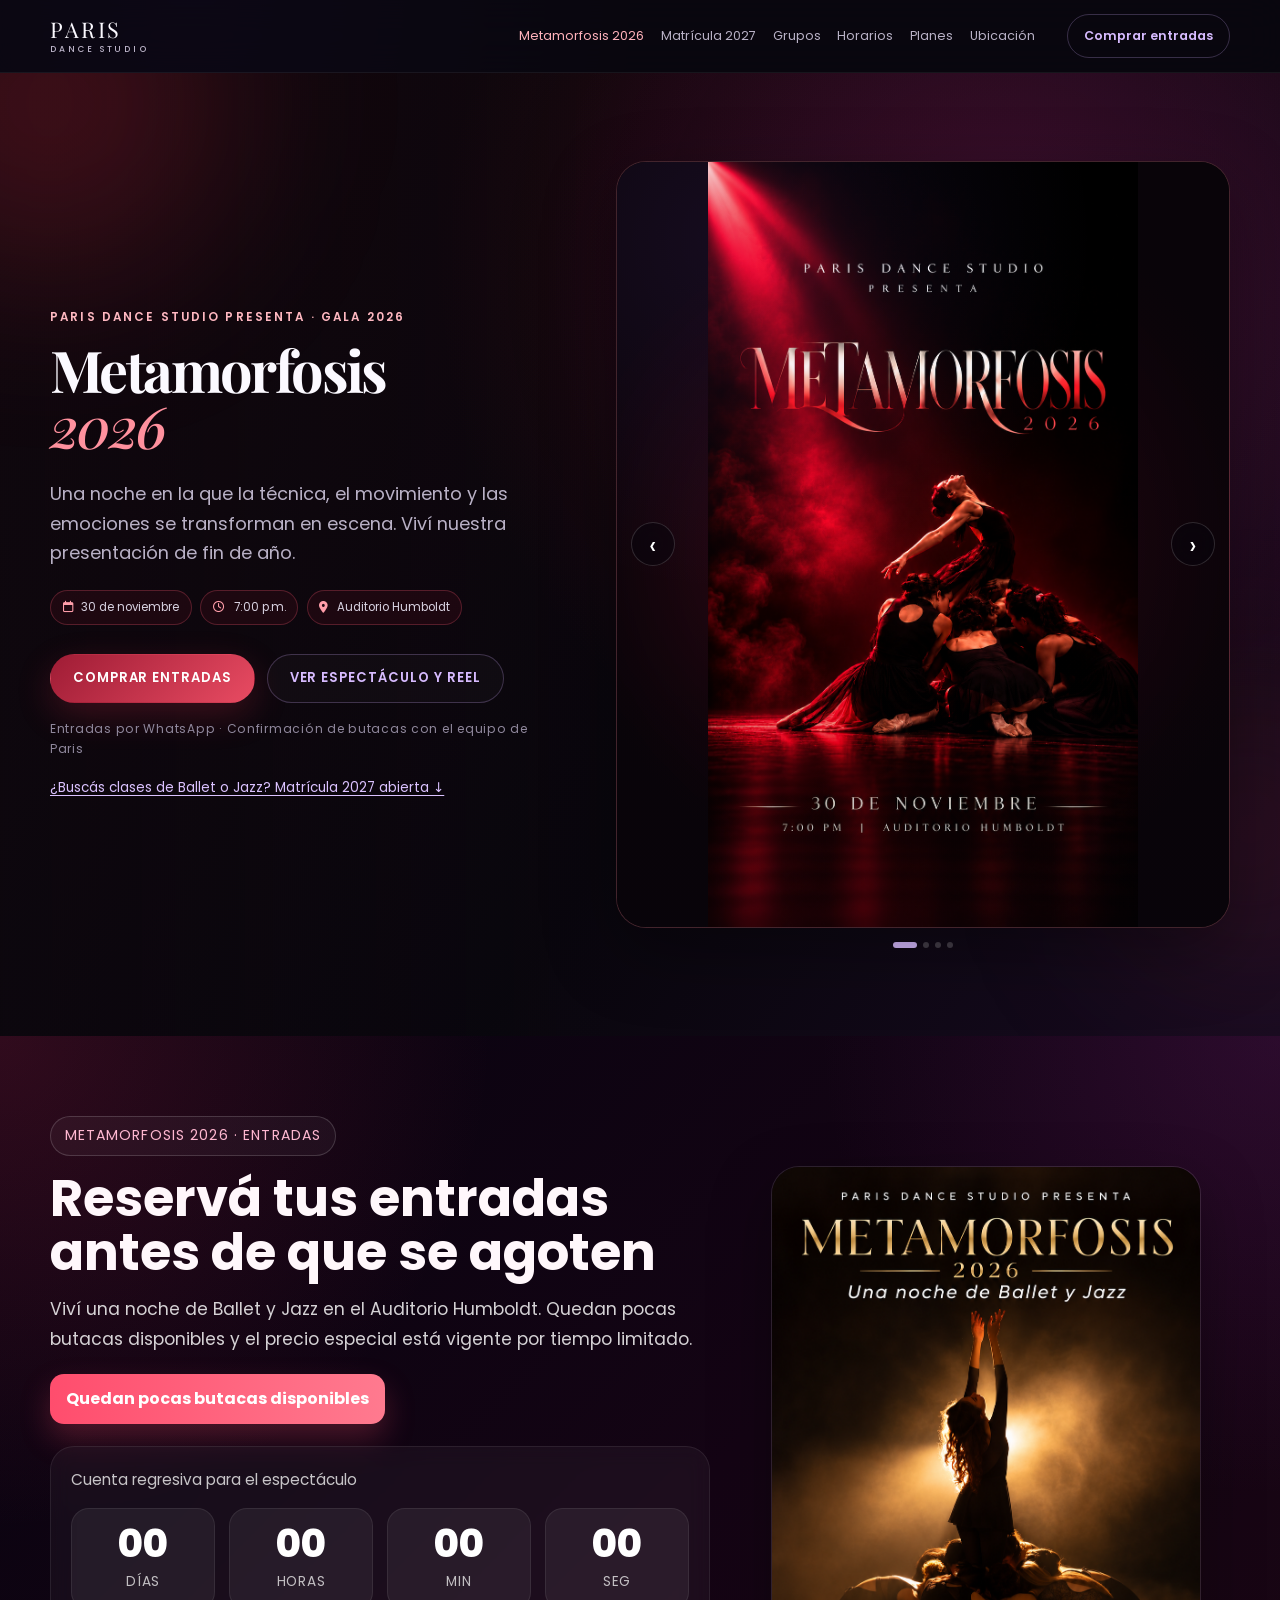
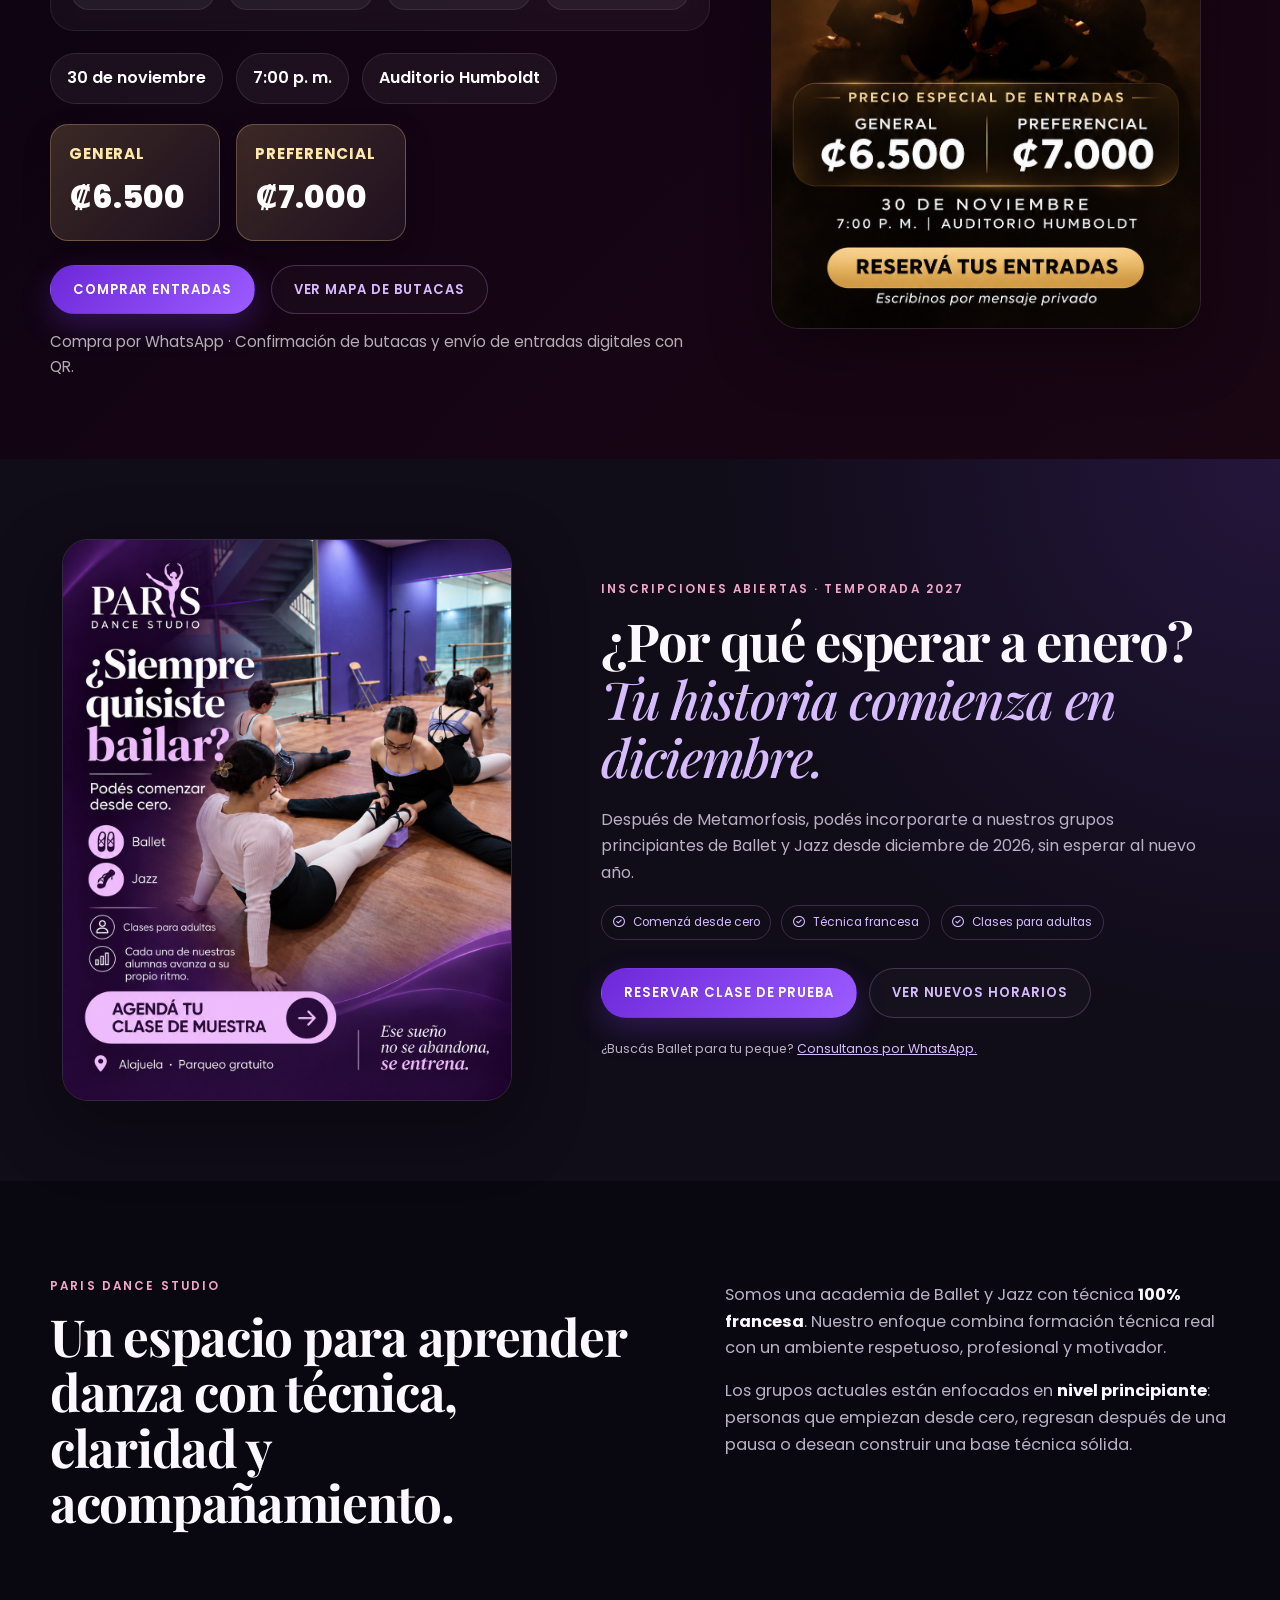
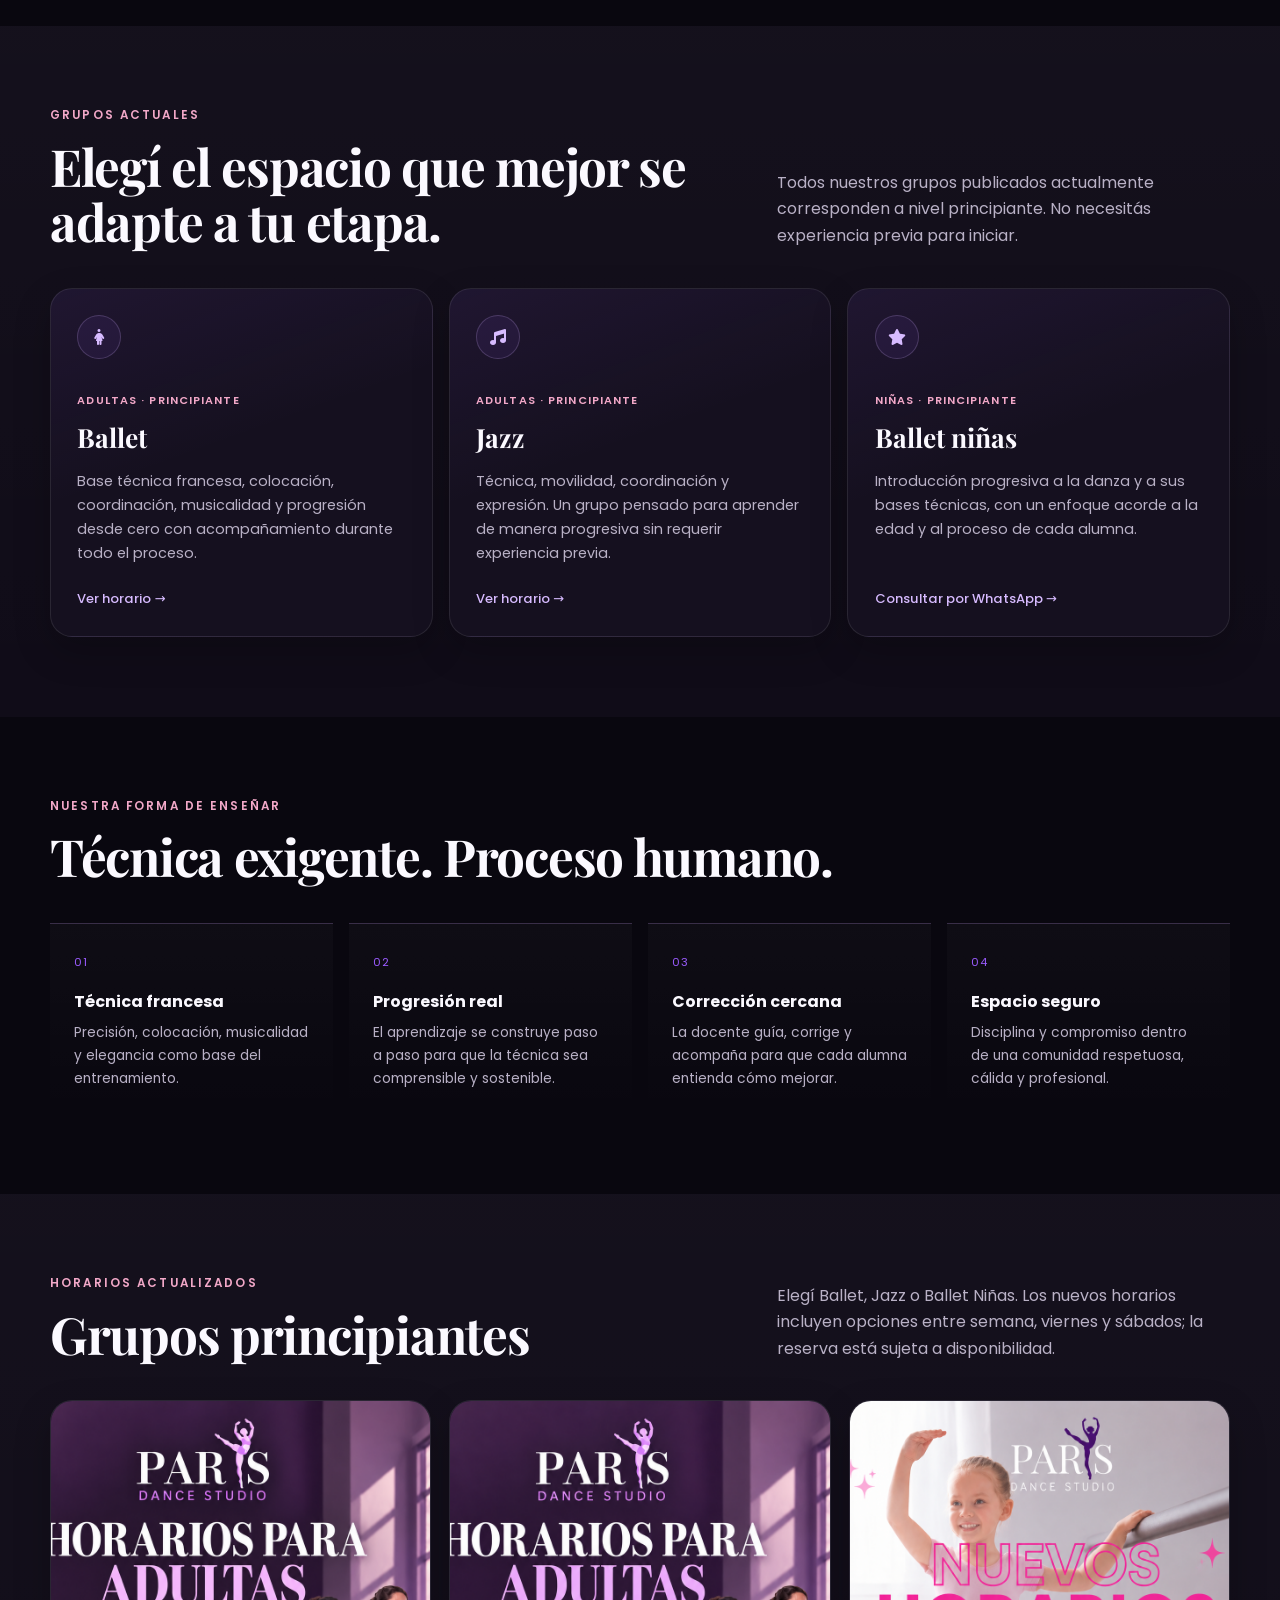
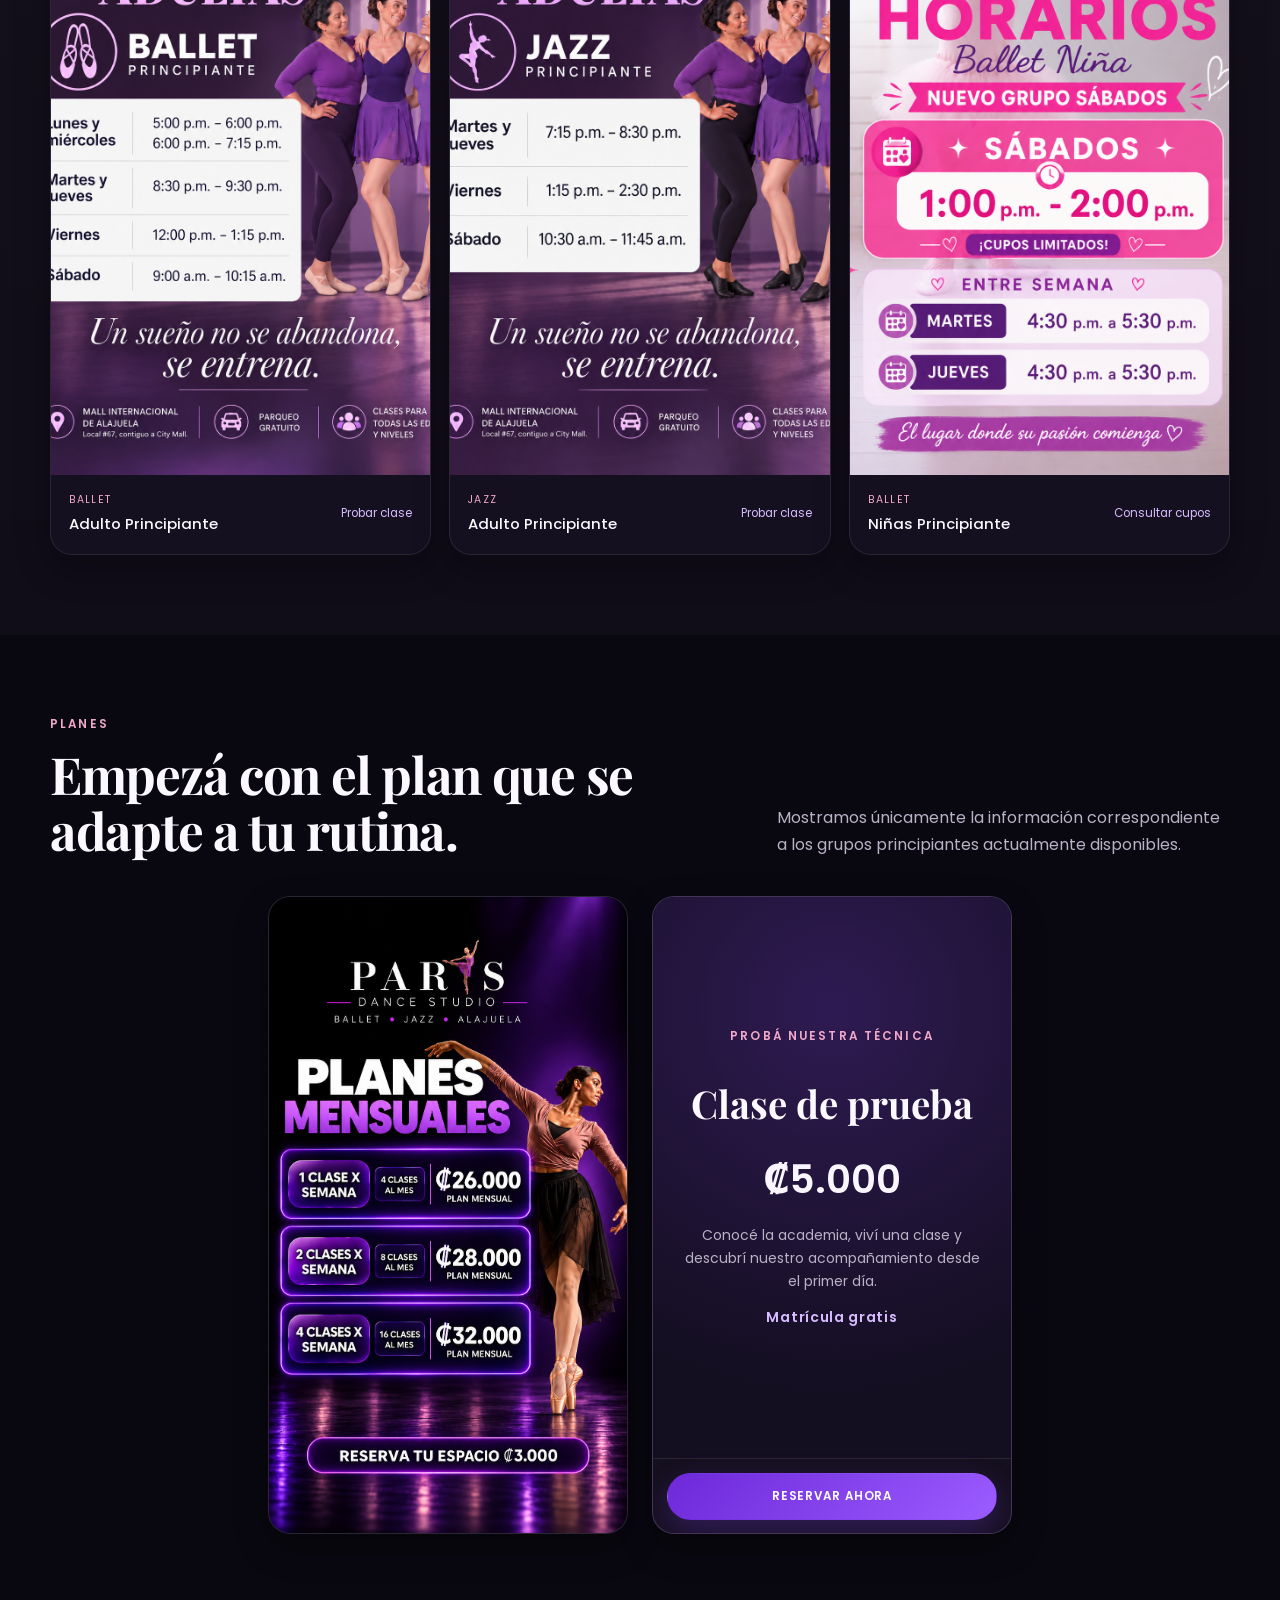
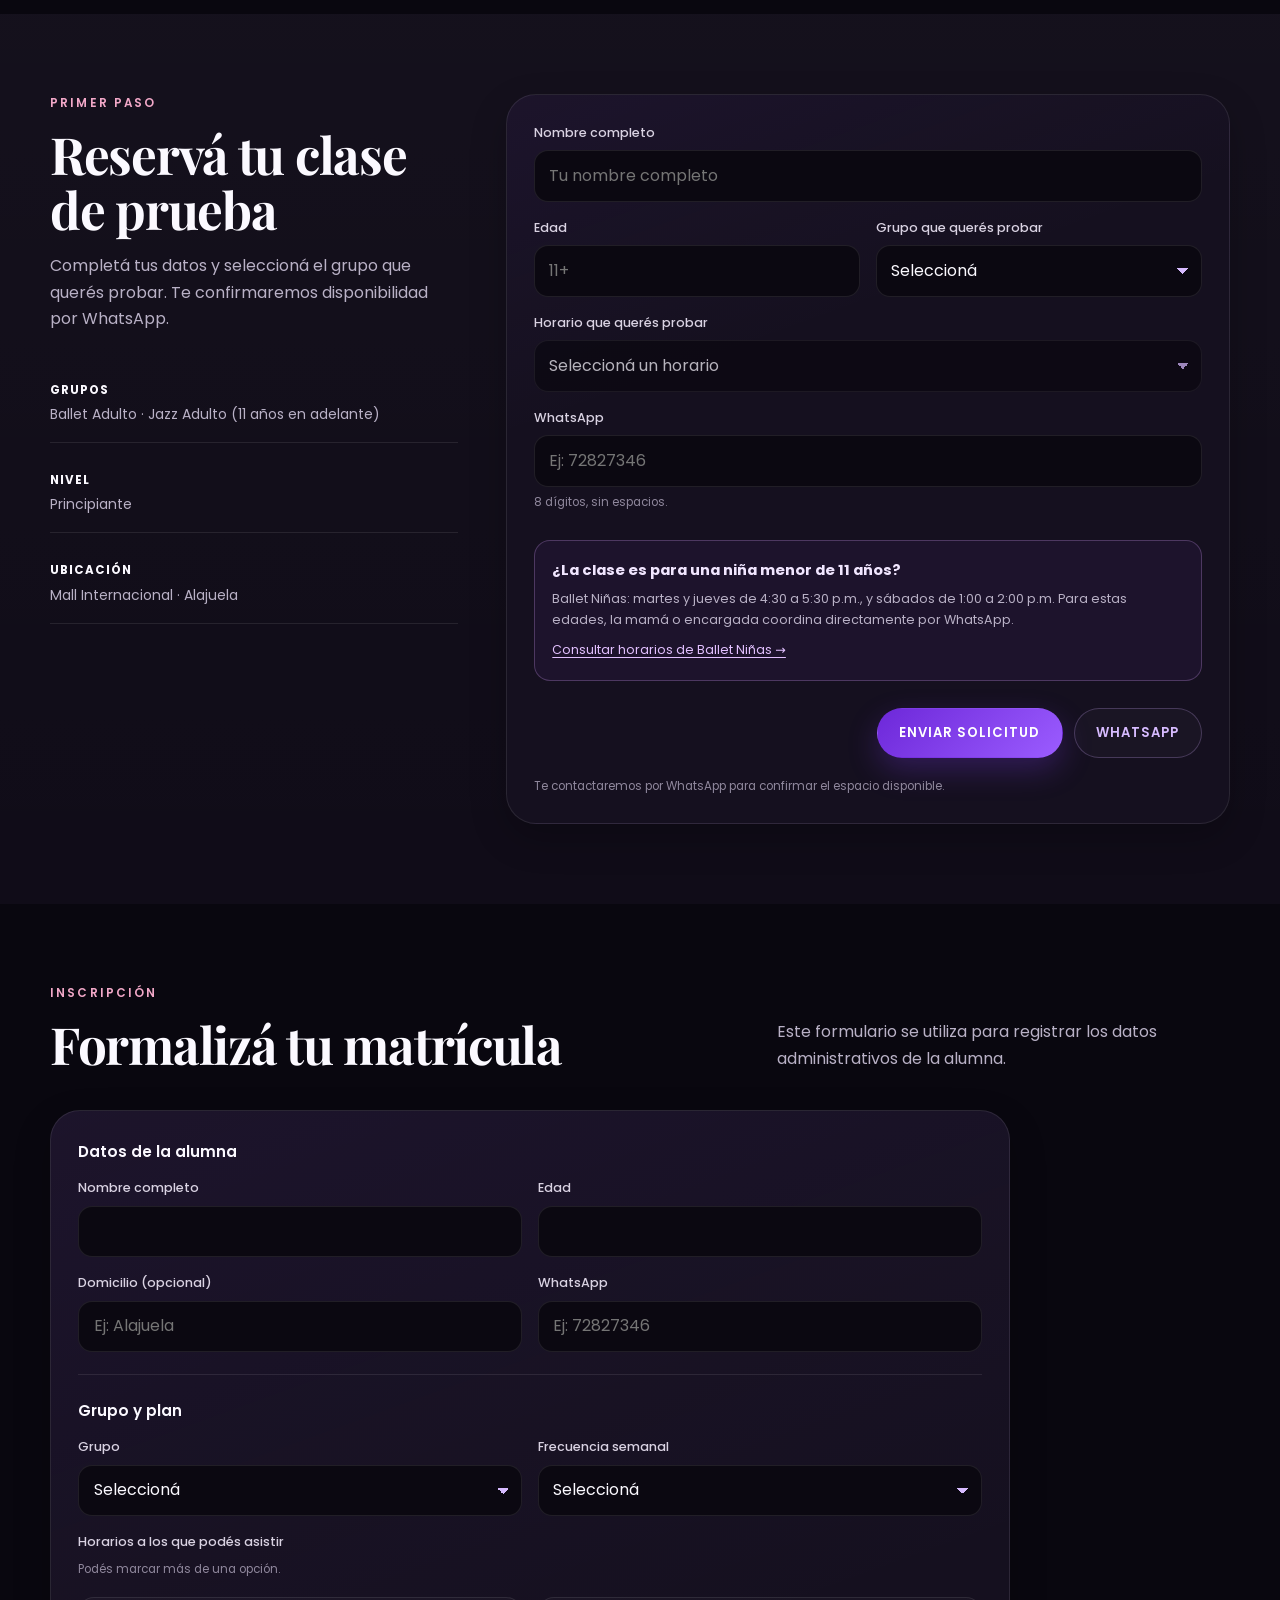
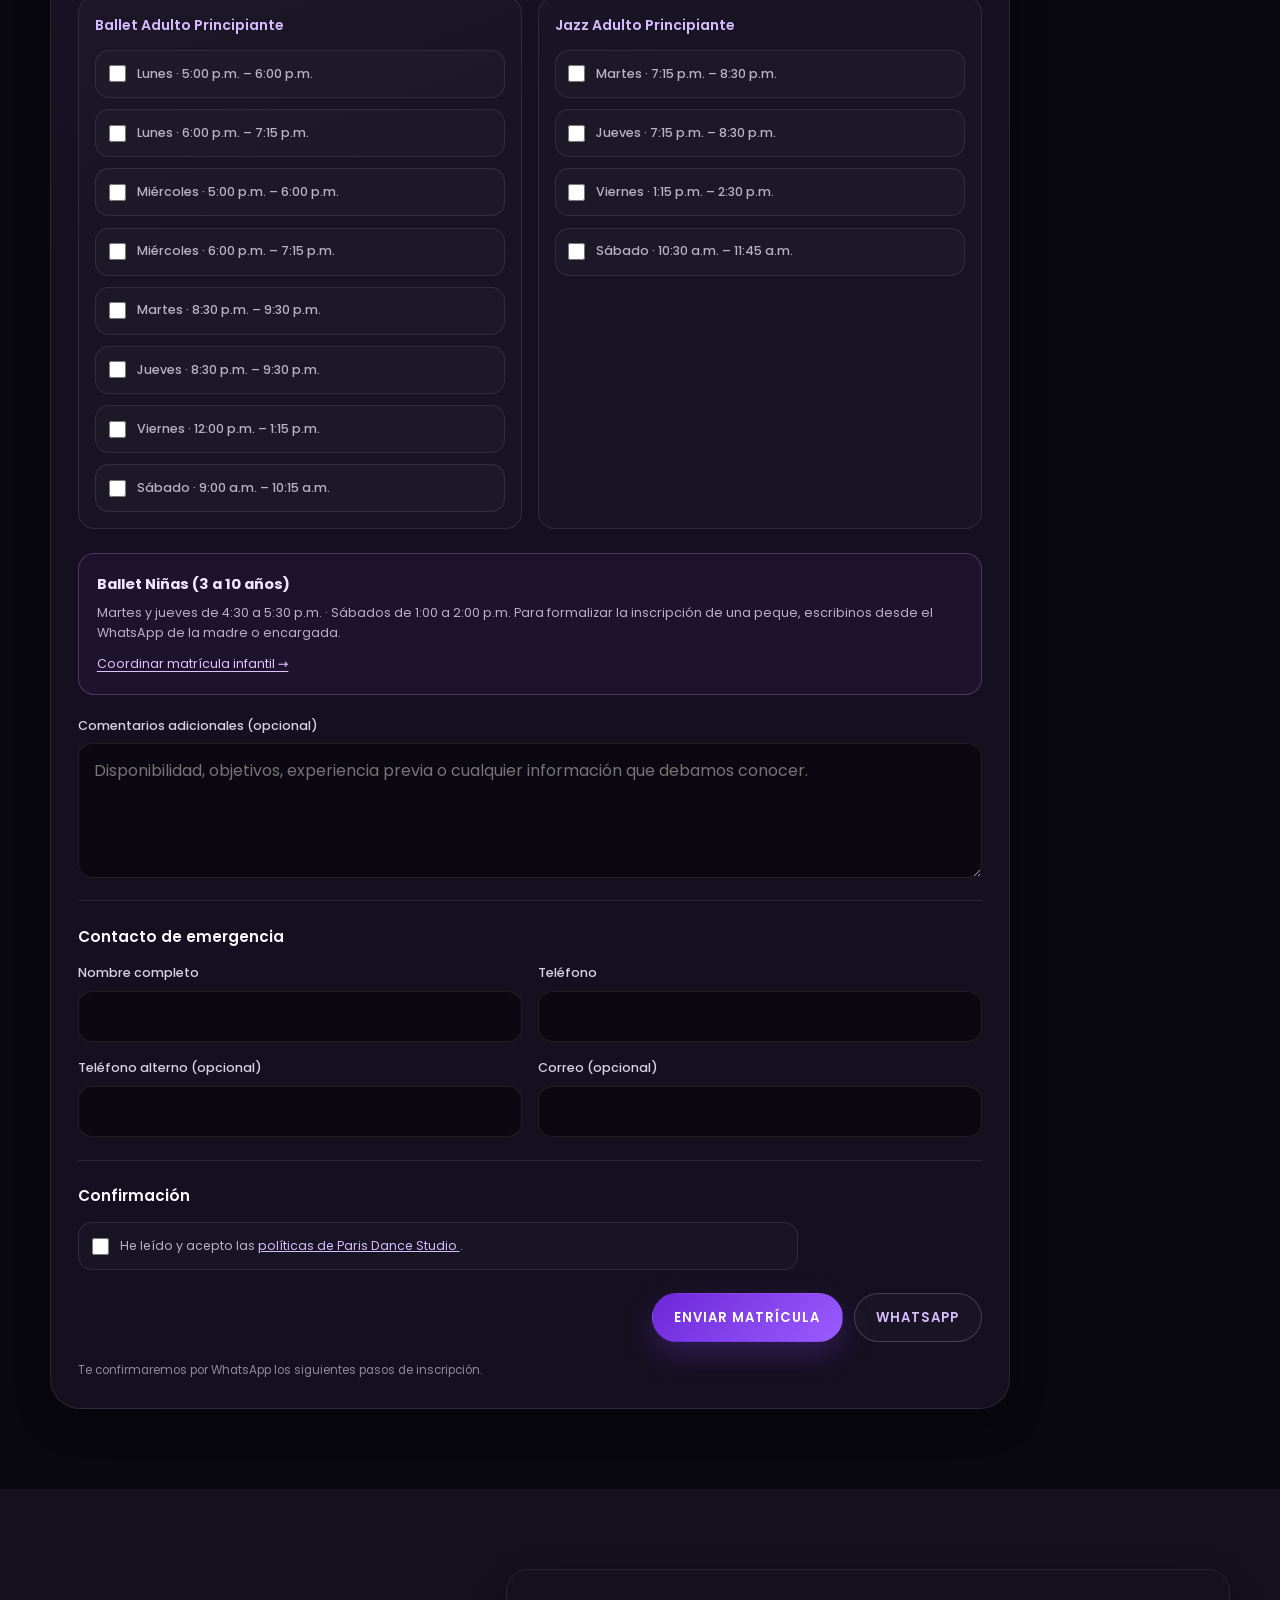
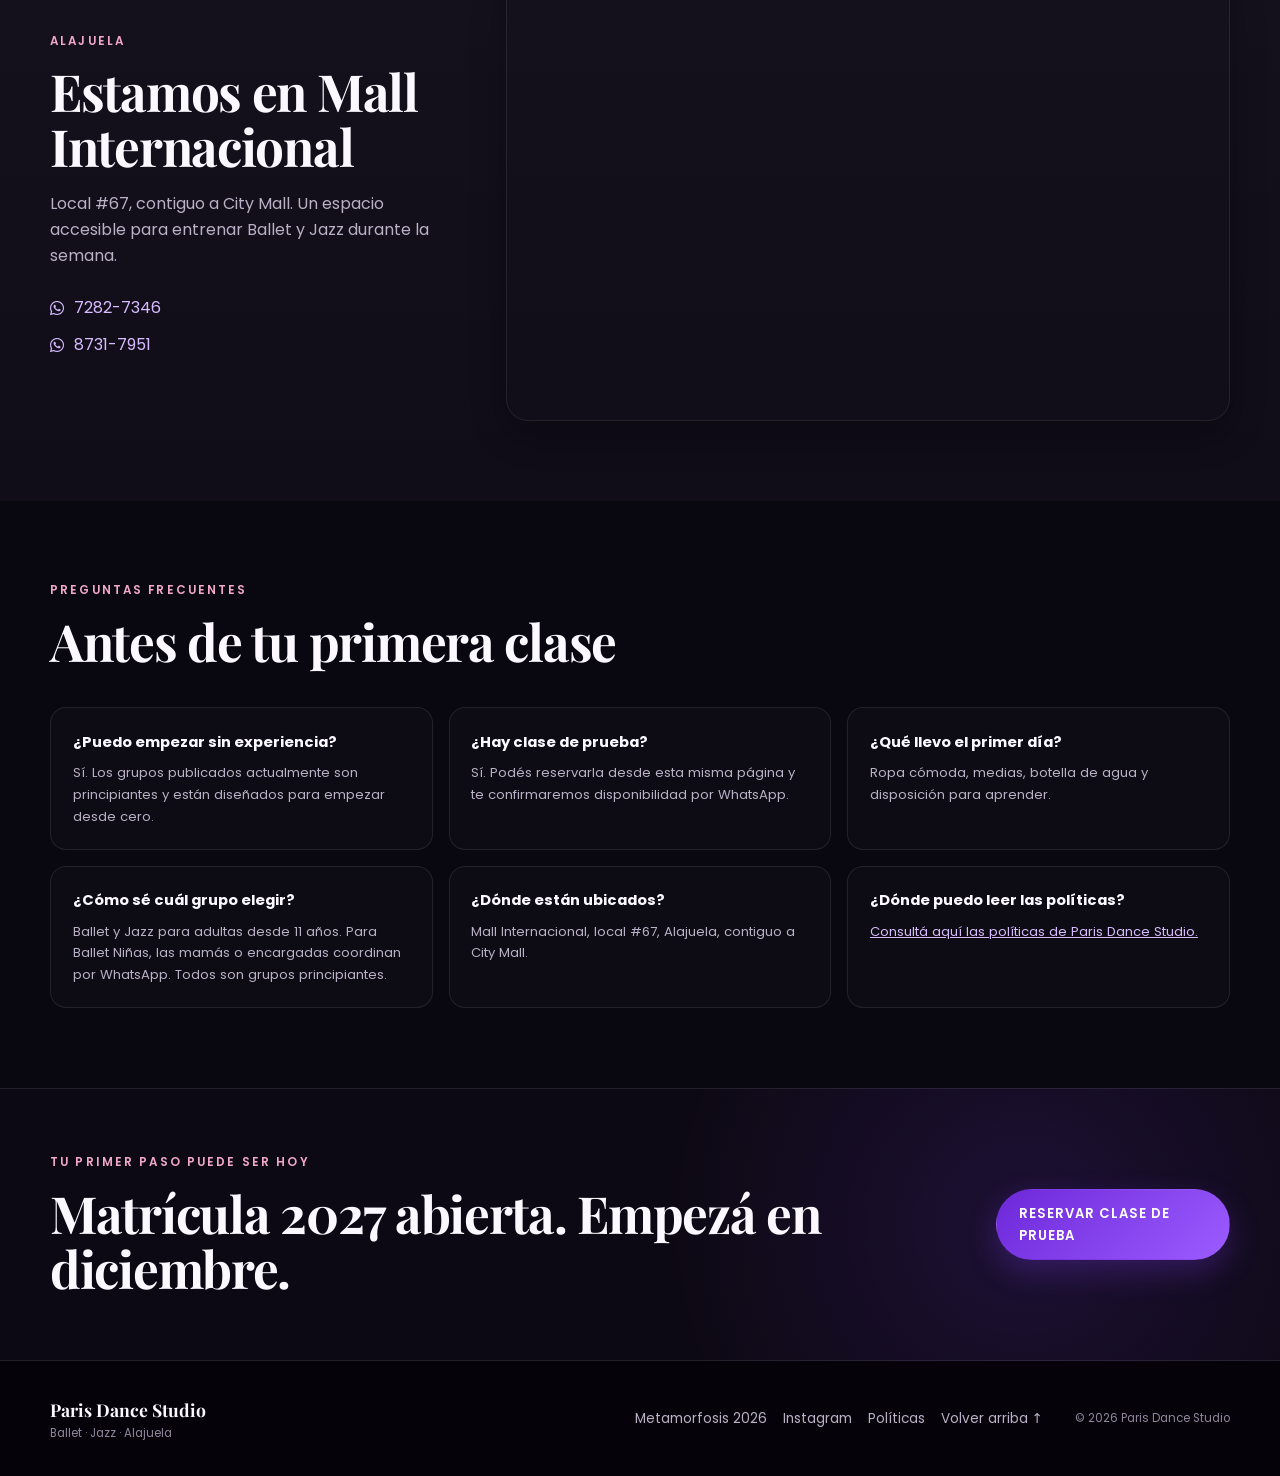
<file: index.html>
<!DOCTYPE html>
<html lang="es">
<head>
  <meta charset="UTF-8" />
  <meta name="viewport" content="width=device-width, initial-scale=1.0" />

  <title>Paris Dance Studio | Ballet & Jazz en Alajuela</title>

  <meta name="google-site-verification" content="B4M53bYzUXm_xEOFJ_UR6UYtM497lSXTAYTok0jpEME" />

  <meta
    name="description"
    content="Paris Dance Studio: Ballet y Jazz con técnica 100% francesa en Alajuela. Grupos principiantes para niñas y adultas, clase de prueba e inscripción."
  />
  <meta
    name="keywords"
    content="ballet, jazz, Paris Dance Studio, ballet principiantes, jazz principiantes, clases de ballet, clases de jazz, técnica francesa, Alajuela, Costa Rica"
  />
  <meta name="robots" content="index, follow" />
  <link rel="canonical" href="https://parisdancestudio.com/" />

  <!-- Open Graph -->
  <meta property="og:title" content="Paris Dance Studio | Metamorfosis 2026 y Matrícula 2027" />
  <meta
    property="og:description"
    content="Ballet y Jazz con técnica 100% francesa en Alajuela. Grupos principiantes para niñas y adultas."
  />
  <meta property="og:type" content="website" />
  <meta property="og:url" content="https://parisdancestudio.com/" />
  <meta property="og:image" content="https://parisdancestudio.com/img/og-paris-dance-studio.jpg" />
  <meta property="og:locale" content="es_CR" />

  <!-- Twitter -->
  <meta name="twitter:card" content="summary_large_image" />
  <meta name="twitter:title" content="Paris Dance Studio | Ballet, Jazz y Metamorfosis 2026" />
  <meta
    name="twitter:description"
    content="Técnica 100% francesa. Grupos principiantes para niñas y adultas en Alajuela."
  />
  <meta name="twitter:image" content="https://parisdancestudio.com/img/og-paris-dance-studio.jpg" />

  <!-- Structured Data -->
  <script type="application/ld+json">
  {
    "@context": "https://schema.org",
    "@type": "DanceGroup",
    "name": "Paris Dance Studio",
    "url": "https://parisdancestudio.com/",
    "address": {
      "@type": "PostalAddress",
      "addressLocality": "Alajuela",
      "addressCountry": "CR"
    },
    "image": [
      "https://parisdancestudio.com/img/paris_nueva05.PNG"
    ]
  }
  </script>

  <link
    href="https://fonts.googleapis.com/css2?family=Playfair+Display:wght@500;600;700&family=Poppins:wght@300;400;500;600&display=swap"
    rel="stylesheet"
  />

  <link
    rel="stylesheet"
    href="https://cdnjs.cloudflare.com/ajax/libs/font-awesome/6.5.1/css/all.min.css"
    crossorigin="anonymous"
  />

  <link rel="stylesheet" href="styles.css?v=20261106" />

  <script src="js/site.js?v=20261106" defer></script>
</head>

<body>
  <!-- NAV -->
  <nav class="site-nav" aria-label="Navegación principal">
    <div class="container nav-inner">
      <a class="nav-brand" href="#inicio">PARIS <span>Dance Studio</span></a>

      <div class="nav-links">
        <a href="#metamorfosis">Metamorfosis 2026</a>
        <a href="#matricula-2027">Matrícula 2027</a>
        <a href="#grupos">Grupos</a>
        <a href="#horarios">Horarios</a>
        <a href="#planes">Planes</a>
        <a href="#ubicacion">Ubicación</a>
      </div>

      <a class="nav-cta" href="metamorfosis.html">Comprar entradas</a>
    </div>
  </nav>

  <!-- HERO: campaña Metamorfosis 2026 -->
  <header class="hero hero-show" id="inicio">
    <div class="hero-glow hero-glow-one" aria-hidden="true"></div>
    <div class="hero-glow hero-glow-two" aria-hidden="true"></div>

    <div class="container hero-shell">
      <div class="hero-copy">
        <p class="eyebrow">Paris Dance Studio presenta · Gala 2026</p>
        <h1>Metamorfosis <span>2026</span></h1>
        <p class="hero-description">
          Una noche en la que la técnica, el movimiento y las emociones se transforman en escena.
          Viví nuestra presentación de fin de año.
        </p>

        <div class="hero-badges hero-show-details">
          <span><i class="fa-regular fa-calendar"></i> 30 de noviembre</span>
          <span><i class="fa-regular fa-clock"></i> 7:00 p.m.</span>
          <span><i class="fa-solid fa-location-dot"></i> Auditorio Humboldt</span>
        </div>

        <div class="hero-actions">
          <a href="metamorfosis.html" class="btn-primary btn-show">Comprar entradas</a>
          <a href="#metamorfosis" class="btn-secondary">Ver espectáculo y reel</a>
        </div>
        <p class="hero-microcopy">Entradas por WhatsApp · Confirmación de butacas con el equipo de Paris</p>
        <a class="hero-campaign-link" href="#matricula-2027">¿Buscás clases de Ballet o Jazz? Matrícula 2027 abierta ↓</a>
      </div>

      <div class="hero-media">
        <div class="carousel carousel-metamorfosis" id="pdsCarousel" aria-label="Galería de Metamorfosis y Paris Dance Studio">
          <div class="carousel-viewport">
            <div class="carousel-track">
              <div class="carousel-slide carousel-slide--poster">
                <img src="img/metamorfosis-2026-flyer.png" alt="Flyer oficial Metamorfosis 2026, 30 de noviembre a las 7 p.m. en el Auditorio Humboldt" loading="eager" fetchpriority="high">
              </div>
              <div class="carousel-slide carousel-slide--poster">
                <img src="img/metamorfosis-reel-portada.jpg" alt="Imagen del reel oficial Metamorfosis 2026" loading="lazy">
                <a class="carousel-overlay-link" href="#metamorfosis">Ver reel oficial <i class="fa-solid fa-circle-play"></i></a>
              </div>
              <div class="carousel-slide carousel-slide--poster">
                <img src="img/matricula-2027-adultas.png" alt="Matrícula 2027: clases de Ballet y Jazz para empezar desde cero" loading="lazy">
                <a class="carousel-overlay-link carousel-overlay-link--purple" href="#matricula-2027">Matrícula 2027 abierta</a>
              </div>
              <div class="carousel-slide"><img src="img/paris_nueva05.PNG" alt="Alumnas de Paris Dance Studio" loading="lazy"></div>
            </div>
            <button class="carousel-btn prev" type="button" aria-label="Imagen anterior">‹</button>
            <button class="carousel-btn next" type="button" aria-label="Imagen siguiente">›</button>
          </div>
          <div class="carousel-dots" aria-label="Indicadores del carrusel"></div>
        </div>
      </div>
    </div>
  </header>

<!-- BLOQUE PROMOCIONAL ENTRADAS + CUENTA REGRESIVA -->
<section class="tickets-promo" id="entradas">
  <div class="container tickets-promo-wrap">

    <div class="tickets-promo-copy">
      <span class="promo-kicker">Metamorfosis 2026 · Entradas</span>

      <h2>Reservá tus entradas antes de que se agoten</h2>

      <p class="tickets-promo-text">
        Viví una noche de Ballet y Jazz en el Auditorio Humboldt.
        Quedan pocas butacas disponibles y el precio especial está vigente por tiempo limitado.
      </p>

      <div class="urgency-badge">
        Quedan pocas butacas disponibles
      </div>

      <div class="countdown-box">
        <p class="countdown-label">Cuenta regresiva para el espectáculo</p>

        <div class="countdown" id="countdown">
          <div class="countdown-item">
            <span id="cd-days">00</span>
            <small>Días</small>
          </div>
          <div class="countdown-item">
            <span id="cd-hours">00</span>
            <small>Horas</small>
          </div>
          <div class="countdown-item">
            <span id="cd-minutes">00</span>
            <small>Min</small>
          </div>
          <div class="countdown-item">
            <span id="cd-seconds">00</span>
            <small>Seg</small>
          </div>
        </div>
      </div>

      <div class="tickets-promo-data">
        <span>30 de noviembre</span>
        <span>7:00 p. m.</span>
        <span>Auditorio Humboldt</span>
      </div>

      <div class="tickets-promo-prices">
        <div class="price-chip">
          <strong>General</strong>
          <span>₡6.500</span>
        </div>
        <div class="price-chip">
          <strong>Preferencial</strong>
          <span>₡7.000</span>
        </div>
      </div>

      <div class="tickets-promo-actions">
        <a
          href="https://wa.me/50671190434?text=Hola,%20quiero%20comprar%20entradas%20para%20Metamorfosis%202026"
          class="btn-primary"
          target="_blank"
          rel="noopener noreferrer"
        >
          Comprar entradas
        </a>

        <a href="#mapa-butacas" class="btn-secondary">
          Ver mapa de butacas
        </a>
      </div>

      <p class="tickets-note">
        Compra por WhatsApp · Confirmación de butacas y envío de entradas digitales con QR.
      </p>
    </div>

    <div class="tickets-promo-flyer">
      <div class="flyer-card">
        <img src="img/flyer_entradas_metamorfosis.png" alt="Flyer oficial de precios de entradas Metamorfosis 2026">
      </div>
    </div>

  </div>
</section>

  <!-- MATRÍCULA 2027 -->
  <section class="section matricula-campaign" id="matricula-2027">
    <div class="container campaign-layout">
      <div class="campaign-art">
        <img src="img/matricula-2027-adultas.png" alt="Clases de Ballet y Jazz para adultas: podés comenzar desde cero en Paris Dance Studio" loading="lazy">
      </div>
      <div class="campaign-copy">
        <p class="section-kicker">Inscripciones abiertas · Temporada 2027</p>
        <h2>¿Por qué esperar a enero? <em>Tu historia comienza en diciembre.</em></h2>
        <p>Después de Metamorfosis, podés incorporarte a nuestros grupos principiantes de Ballet y Jazz desde diciembre de 2026, sin esperar al nuevo año.</p>
        <div class="campaign-points">
          <span><i class="fa-regular fa-circle-check"></i> Comenzá desde cero</span>
          <span><i class="fa-regular fa-circle-check"></i> Técnica francesa</span>
          <span><i class="fa-regular fa-circle-check"></i> Clases para adultas</span>
        </div>
        <div class="hero-actions">
          <a class="btn-primary" href="#clase-prueba">Reservar clase de prueba</a>
          <a class="btn-secondary" href="#horarios">Ver nuevos horarios</a>
        </div>
        <p class="campaign-kids-note">¿Buscás Ballet para tu peque? <a href="https://wa.me/50672827346?text=Bonjour%2C%20quiero%20informaci%C3%B3n%20de%20Ballet%20Ni%C3%B1as%20y%20los%20horarios%20nuevos." target="_blank" rel="noopener">Consultanos por WhatsApp.</a></p>
      </div>
    </div>
  </section>

  <!-- INTRO -->
  <section class="section intro-section" id="quienes-somos">
    <div class="container intro-layout">
      <div>
        <p class="section-kicker">Paris Dance Studio</p>
        <h2>Un espacio para aprender danza con técnica, claridad y acompañamiento.</h2>
      </div>

      <div class="intro-copy">
        <p>
          Somos una academia de Ballet y Jazz con técnica <strong>100% francesa</strong>.
          Nuestro enfoque combina formación técnica real con un ambiente respetuoso,
          profesional y motivador.
        </p>
        <p>
          Los grupos actuales están enfocados en <strong>nivel principiante</strong>:
          personas que empiezan desde cero, regresan después de una pausa o desean
          construir una base técnica sólida.
        </p>
      </div>
    </div>
  </section>

  <!-- GRUPOS -->
  <section class="section section-alt" id="grupos">
    <div class="container">
      <div class="section-heading">
        <div>
          <p class="section-kicker">Grupos actuales</p>
          <h2>Elegí el espacio que mejor se adapte a tu etapa.</h2>
        </div>
        <p>
          Todos nuestros grupos publicados actualmente corresponden a nivel principiante.
          No necesitás experiencia previa para iniciar.
        </p>
      </div>

      <div class="group-grid">
        <article class="group-card">
          <span class="group-icon"><i class="fa-solid fa-person-dress"></i></span>
          <p class="group-tag">Adultas · Principiante</p>
          <h3>Ballet</h3>
          <p>
            Base técnica francesa, colocación, coordinación, musicalidad y progresión
            desde cero con acompañamiento durante todo el proceso.
          </p>
          <a href="#horarios">Ver horario <span>→</span></a>
        </article>

        <article class="group-card">
          <span class="group-icon"><i class="fa-solid fa-music"></i></span>
          <p class="group-tag">Adultas · Principiante</p>
          <h3>Jazz</h3>
          <p>
            Técnica, movilidad, coordinación y expresión. Un grupo pensado para aprender
            de manera progresiva sin requerir experiencia previa.
          </p>
          <a href="#horarios">Ver horario <span>→</span></a>
        </article>

        <article class="group-card">
          <span class="group-icon"><i class="fa-solid fa-star"></i></span>
          <p class="group-tag">Niñas · Principiante</p>
          <h3>Ballet niñas</h3>
          <p>
            Introducción progresiva a la danza y a sus bases técnicas, con un enfoque
            acorde a la edad y al proceso de cada alumna.
          </p>
          <a href="https://wa.me/50672827346?text=Bonjour%2C%20quiero%20informaci%C3%B3n%20de%20Ballet%20para%20mi%20peque." target="_blank" rel="noopener">Consultar por WhatsApp <span>→</span></a>
        </article>
      </div>
    </div>
  </section>

  <!-- DIFERENCIADORES -->
  <section class="section" id="diferenciales">
    <div class="container">
      <div class="section-heading compact">
        <div>
          <p class="section-kicker">Nuestra forma de enseñar</p>
          <h2>Técnica exigente. Proceso humano.</h2>
        </div>
      </div>

      <div class="feature-grid">
        <article class="feature-card">
          <span>01</span>
          <h3>Técnica francesa</h3>
          <p>Precisión, colocación, musicalidad y elegancia como base del entrenamiento.</p>
        </article>

        <article class="feature-card">
          <span>02</span>
          <h3>Progresión real</h3>
          <p>El aprendizaje se construye paso a paso para que la técnica sea comprensible y sostenible.</p>
        </article>

        <article class="feature-card">
          <span>03</span>
          <h3>Corrección cercana</h3>
          <p>La docente guía, corrige y acompaña para que cada alumna entienda cómo mejorar.</p>
        </article>

        <article class="feature-card">
          <span>04</span>
          <h3>Espacio seguro</h3>
          <p>Disciplina y compromiso dentro de una comunidad respetuosa, cálida y profesional.</p>
        </article>
      </div>
    </div>
  </section>

  <!-- HORARIOS: imágenes oficiales actualizadas -->
  <section class="section section-alt" id="horarios">
    <div class="container">
      <div class="section-heading">
        <div>
          <p class="section-kicker">Horarios actualizados</p>
          <h2>Grupos principiantes</h2>
        </div>
        <p>Elegí Ballet, Jazz o Ballet Niñas. Los nuevos horarios incluyen opciones entre semana, viernes y sábados; la reserva está sujeta a disponibilidad.</p>
      </div>
      <div class="schedule-grid">
        <article class="schedule-card">
          <div class="schedule-image"><img src="img/horario_ballet_principiante.png" alt="Ballet adulto: lunes y miércoles 5:00 y 6:00 p.m., martes y jueves 8:30 p.m., viernes 12:00 p.m., sábados 9:00 a.m." loading="lazy"></div>
          <div class="schedule-caption"><div><span>Ballet</span><h3>Adulto Principiante</h3></div><a href="#clase-prueba">Probar clase</a></div>
        </article>
        <article class="schedule-card">
          <div class="schedule-image"><img src="img/horario_jazz_principiante.png" alt="Jazz adulto: martes y jueves 7:15 p.m., viernes 1:15 p.m., sábados 10:30 a.m." loading="lazy"></div>
          <div class="schedule-caption"><div><span>Jazz</span><h3>Adulto Principiante</h3></div><a href="#clase-prueba">Probar clase</a></div>
        </article>
        <article class="schedule-card">
          <div class="schedule-image"><img src="img/horario_niñas.png" alt="Ballet Niñas: martes y jueves 4:30 a 5:30 p.m., sábados 1:00 a 2:00 p.m." loading="lazy"></div>
          <div class="schedule-caption"><div><span>Ballet</span><h3>Niñas Principiante</h3></div><a href="https://wa.me/50672827346?text=Bonjour%2C%20quiero%20reservar%20una%20clase%20para%20mi%20peque%20en%20Ballet%20Ni%C3%B1as." target="_blank" rel="noopener">Consultar cupos</a></div>
        </article>
      </div>
    </div>
  </section>

    <!-- PLANES -->
  <section class="section" id="planes">
    <div class="container">
      <div class="section-heading">
        <div>
          <p class="section-kicker">Planes</p>
          <h2>Empezá con el plan que se adapte a tu rutina.</h2>
        </div>
        <p>
          Mostramos únicamente la información correspondiente a los grupos principiantes
          actualmente disponibles.
        </p>
      </div>

     <div class="plans-layout">

    <article class="poster-card">
      <img
        src="img/planes_principiante.png"
        alt="Planes mensuales Paris Dance Studio"
        loading="lazy"
      >
    </article>

    <article class="trial-promo-card trial-promo-current">
      <div class="trial-promo-body">
        <p class="section-kicker">Probá nuestra técnica</p>
        <h3>Clase de prueba</h3>
        <p class="trial-promo-price">₡5.000</p>
        <p>Conocé la academia, viví una clase y descubrí nuestro acompañamiento desde el primer día.</p>
        <p class="trial-promo-benefit">Matrícula gratis</p>
      </div>
      <div class="trial-promo-action"><a href="#clase-prueba" class="btn-primary">Reservar ahora</a></div>
    </article>

</div>
    </div>
  </section>


  <!-- CLASE DE PRUEBA -->
  <section class="section section-alt" id="clase-prueba">
    <div class="container form-layout">
      <div class="form-intro">
        <p class="section-kicker">Primer paso</p>
        <h2>Reservá tu clase de prueba</h2>
        <p>
          Completá tus datos y seleccioná el grupo que querés probar.
          Te confirmaremos disponibilidad por WhatsApp.
        </p>

        <div class="form-summary">
          <div>
            <strong>Grupos</strong>
            <span>Ballet Adulto · Jazz Adulto (11 años en adelante)</span>
          </div>
          <div>
            <strong>Nivel</strong>
            <span>Principiante</span>
          </div>
          <div>
            <strong>Ubicación</strong>
            <span>Mall Internacional · Alajuela</span>
          </div>
        </div>
      </div>

      <div class="trial-card">
        <form class="trial-form" action="https://formspree.io/f/mregenny" method="POST">
          <input type="hidden" name="_subject" value="Nueva clase de prueba - Paris Dance Studio">
          <input type="hidden" name="_template" value="table">
          <input type="hidden" name="_captcha" value="false">
          <input type="hidden" name="_redirect" value="https://parisdancestudio.com/gracias.html">
          <input type="hidden" name="Tipo de formulario" value="Clase de prueba">

          <div class="honeypot" aria-hidden="true">
            <label for="cp_gotcha">Dejá esto vacío</label>
            <input id="cp_gotcha" type="text" name="_gotcha" tabindex="-1" autocomplete="off">
          </div>

          <div class="trial-grid">
            <div class="trial-field full-field">
              <label for="cp_nombre">Nombre completo</label>
              <input
                id="cp_nombre"
                name="Nombre completo"
                type="text"
                required
                minlength="4"
                maxlength="80"
                autocomplete="name"
                placeholder="Tu nombre completo"
              >
            </div>

            <div class="trial-field">
              <label for="cp_edad">Edad</label>
              <input
                id="cp_edad"
                name="Edad"
                type="number"
                min="11"
                max="90"
                required
                inputmode="numeric"
                placeholder="11+"
              >
            </div>

            <div class="trial-field">
              <label for="cp_grupo">Grupo que querés probar</label>
              <select id="cp_grupo" name="Grupo" required>
                <option value="" disabled selected>Seleccioná</option>
                <option value="Ballet Adulto Principiante">Ballet Adulto Principiante</option>
                <option value="Jazz Adulto Principiante">Jazz Adulto Principiante</option>
              </select>
            </div>

            <div class="trial-field full-field">
              <label for="cp_horario">Horario que querés probar</label>
              <select id="cp_horario" name="Horario preferido" required>
                <option value="" disabled selected>Seleccioná un horario</option>

                <optgroup label="Ballet Adulto Principiante">
                  <option value="Ballet - Lunes 5:00pm a 6:00pm">Lunes · 5:00 p.m. – 6:00 p.m.</option>
                  <option value="Ballet - Lunes 6:00pm a 7:15pm">Lunes · 6:00 p.m. – 7:15 p.m.</option>
                  <option value="Ballet - Miércoles 5:00pm a 6:00pm">Miércoles · 5:00 p.m. – 6:00 p.m.</option>
                  <option value="Ballet - Miércoles 6:00pm a 7:15pm">Miércoles · 6:00 p.m. – 7:15 p.m.</option>
                  <option value="Ballet - Martes 8:30pm a 9:30pm">Martes · 8:30 p.m. – 9:30 p.m.</option>
                  <option value="Ballet - Jueves 8:30pm a 9:30pm">Jueves · 8:30 p.m. – 9:30 p.m.</option>
                  <option value="Ballet - Viernes 12:00pm a 1:15pm">Viernes · 12:00 p.m. – 1:15 p.m.</option>
                  <option value="Ballet - Sábado 9:00am a 10:15am">Sábado · 9:00 a.m. – 10:15 a.m.</option>
                </optgroup>

                <optgroup label="Jazz Adulto Principiante">
                  <option value="Jazz - Martes 7:15pm a 8:30pm">Martes · 7:15 p.m. – 8:30 p.m.</option>
                  <option value="Jazz - Jueves 7:15pm a 8:30pm">Jueves · 7:15 p.m. – 8:30 p.m.</option>
                  <option value="Jazz - Viernes 1:15pm a 2:30pm">Viernes · 1:15 p.m. – 2:30 p.m.</option>
                  <option value="Jazz - Sábado 10:30am a 11:45am">Sábado · 10:30 a.m. – 11:45 a.m.</option>
                </optgroup>
              </select>
            </div>

            <div class="trial-field full-field">
              <label for="cp_whatsapp">WhatsApp</label>
              <input
                id="cp_whatsapp"
                name="WhatsApp"
                type="tel"
                inputmode="numeric"
                required
                pattern="[0-9]{8}"
                maxlength="8"
                autocomplete="tel"
                placeholder="Ej: 72827346"
              >
              <small class="help">8 dígitos, sin espacios.</small>
            </div>
          </div>

          <aside class="kids-form-note">
            <h3>¿La clase es para una niña menor de 11 años?</h3>
            <p>Ballet Niñas: martes y jueves de 4:30 a 5:30 p.m., y sábados de 1:00 a 2:00 p.m. Para estas edades, la mamá o encargada coordina directamente por WhatsApp.</p>
            <a href="https://wa.me/50672827346?text=Bonjour%2C%20quiero%20una%20clase%20de%20muestra%20para%20mi%20peque%20en%20Ballet%20Ni%C3%B1as." target="_blank" rel="noopener">Consultar horarios de Ballet Niñas →</a>
          </aside>
          <div class="trial-actions">
            <button class="btn-primary" type="submit">Enviar solicitud</button>
            <a
              class="btn-secondary"
              href="https://wa.me/50672827346"
              target="_blank"
              rel="noopener"
            >WhatsApp</a>
          </div>

          <p class="trial-note">
            Te contactaremos por WhatsApp para confirmar el espacio disponible.
          </p>
        </form>
      </div>
    </div>
  </section>

  <!-- MATRÍCULA -->
  <section class="section" id="matricula">
    <div class="container">
      <div class="section-heading">
        <div>
          <p class="section-kicker">Inscripción</p>
          <h2>Formalizá tu matrícula</h2>
        </div>
        <p>
          Este formulario se utiliza para registrar los datos administrativos de la alumna.
        </p>
      </div>

      <div class="trial-card registration-card">
        <form class="trial-form" action="https://formspree.io/f/mregenny" method="POST">
          <input type="hidden" name="_subject" value="Nueva matrícula - Paris Dance Studio">
          <input type="hidden" name="_template" value="table">
          <input type="hidden" name="_captcha" value="false">
          <input type="hidden" name="_redirect" value="https://parisdancestudio.com/gracias-matricula.html">
          <input type="hidden" name="Tipo de formulario" value="Matrícula">

          <div class="honeypot" aria-hidden="true">
            <label for="m_gotcha">Dejá esto vacío</label>
            <input id="m_gotcha" type="text" name="_gotcha" tabindex="-1" autocomplete="off">
          </div>

          <fieldset class="trial-fieldset">
            <legend class="trial-legend">Datos de la alumna</legend>

            <div class="trial-grid">
              <div class="trial-field">
                <label for="m_nombre">Nombre completo</label>
                <input
                  id="m_nombre"
                  name="Nombre completo"
                  type="text"
                  required
                  minlength="4"
                  maxlength="80"
                  autocomplete="name"
                >
              </div>

              <div class="trial-field">
                <label for="m_edad">Edad</label>
                <input
                  id="m_edad"
                  name="Edad"
                  type="number"
                  min="11"
                  max="90"
                  required
                  inputmode="numeric"
                >
              </div>

              <div class="trial-field">
                <label for="m_domicilio">Domicilio (opcional)</label>
                <input
                  id="m_domicilio"
                  name="Domicilio"
                  type="text"
                  maxlength="120"
                  placeholder="Ej: Alajuela"
                >
              </div>

              <div class="trial-field">
                <label for="m_whatsapp">WhatsApp</label>
                <input
                  id="m_whatsapp"
                  name="WhatsApp"
                  type="tel"
                  required
                  inputmode="numeric"
                  pattern="[0-9]{8}"
                  maxlength="8"
                  placeholder="Ej: 72827346"
                >
              </div>
            </div>
          </fieldset>

          <hr class="divider">

          <fieldset class="trial-fieldset">
            <legend class="trial-legend">Grupo y plan</legend>

            <div class="trial-grid">
              <div class="trial-field">
                <label for="m_grupo">Grupo</label>
                <select id="m_grupo" name="Grupo" required>
                  <option value="" disabled selected>Seleccioná</option>
                  <option value="Ballet Adulto Principiante">Ballet Adulto Principiante</option>
                  <option value="Jazz Adulto Principiante">Jazz Adulto Principiante</option>
                  <option value="Ballet + Jazz Adulto Principiante">Ballet + Jazz Adulto Principiante</option>
                </select>
              </div>

              <div class="trial-field">
                <label for="m_veces">Frecuencia semanal</label>
                <select id="m_veces" name="Veces por semana" required>
                  <option value="" disabled selected>Seleccioná</option>
                  <option value="1">1 vez por semana</option>
                  <option value="2">2 veces por semana</option>
                  <option value="4">4 veces por semana</option>
                </select>
              </div>

              <div class="trial-field full-field">
                <label>Horarios a los que podés asistir</label>
                <small class="help">Podés marcar más de una opción.</small>

                <div class="schedule-form-group">
                  <div class="schedule-form-block">
                    <h4>Ballet Adulto Principiante</h4>

                    <div class="checks">
                      <label class="check">
                        <input type="checkbox" name="Horarios[]" value="Ballet - Lunes 5:00pm a 6:00pm">
                        <span>Lunes · 5:00 p.m. – 6:00 p.m.</span>
                      </label>

                      <label class="check">
                        <input type="checkbox" name="Horarios[]" value="Ballet - Lunes 6:00pm a 7:15pm">
                        <span>Lunes · 6:00 p.m. – 7:15 p.m.</span>
                      </label>

                      <label class="check">
                        <input type="checkbox" name="Horarios[]" value="Ballet - Miércoles 5:00pm a 6:00pm">
                        <span>Miércoles · 5:00 p.m. – 6:00 p.m.</span>
                      </label>

                      <label class="check">
                        <input type="checkbox" name="Horarios[]" value="Ballet - Miércoles 6:00pm a 7:15pm">
                        <span>Miércoles · 6:00 p.m. – 7:15 p.m.</span>
                      </label>

                      <label class="check">
                        <input type="checkbox" name="Horarios[]" value="Ballet - Martes 8:30pm a 9:30pm">
                        <span>Martes · 8:30 p.m. – 9:30 p.m.</span>
                      </label>

                      <label class="check">
                        <input type="checkbox" name="Horarios[]" value="Ballet - Jueves 8:30pm a 9:30pm">
                        <span>Jueves · 8:30 p.m. – 9:30 p.m.</span>
                      </label>

                      <label class="check">
                        <input type="checkbox" name="Horarios[]" value="Ballet - Viernes 12:00pm a 1:15pm">
                        <span>Viernes · 12:00 p.m. – 1:15 p.m.</span>
                      </label>

                      <label class="check">
                        <input type="checkbox" name="Horarios[]" value="Ballet - Sábado 9:00am a 10:15am">
                        <span>Sábado · 9:00 a.m. – 10:15 a.m.</span>
                      </label>
                    </div>
                  </div>

                  <div class="schedule-form-block">
                    <h4>Jazz Adulto Principiante</h4>

                    <div class="checks">
                      <label class="check">
                        <input type="checkbox" name="Horarios[]" value="Jazz - Martes 7:15pm a 8:30pm">
                        <span>Martes · 7:15 p.m. – 8:30 p.m.</span>
                      </label>

                      <label class="check">
                        <input type="checkbox" name="Horarios[]" value="Jazz - Jueves 7:15pm a 8:30pm">
                        <span>Jueves · 7:15 p.m. – 8:30 p.m.</span>
                      </label>

                      <label class="check">
                        <input type="checkbox" name="Horarios[]" value="Jazz - Viernes 1:15pm a 2:30pm">
                        <span>Viernes · 1:15 p.m. – 2:30 p.m.</span>
                      </label>

                      <label class="check">
                        <input type="checkbox" name="Horarios[]" value="Jazz - Sábado 10:30am a 11:45am">
                        <span>Sábado · 10:30 a.m. – 11:45 a.m.</span>
                      </label>
                    </div>
                  </div>
                </div>
              </div>

              <div class="trial-field full-field kids-form-note">
                <h3>Ballet Niñas (3 a 10 años)</h3>
                <p>Martes y jueves de 4:30 a 5:30 p.m. · Sábados de 1:00 a 2:00 p.m. Para formalizar la inscripción de una peque, escribinos desde el WhatsApp de la madre o encargada.</p>
                <a href="https://wa.me/50672827346?text=Bonjour%2C%20quiero%20formalizar%20la%20matr%C3%ADcula%20de%20mi%20peque%20en%20Ballet%20Ni%C3%B1as." target="_blank" rel="noopener">Coordinar matrícula infantil →</a>
              </div>

              <div class="trial-field full-field">
                <label for="m_comentarios">Comentarios adicionales (opcional)</label>
                <textarea
                  id="m_comentarios"
                  name="Comentarios adicionales"
                  rows="4"
                  maxlength="600"
                  placeholder="Disponibilidad, objetivos, experiencia previa o cualquier información que debamos conocer."
                ></textarea>
              </div>
            </div>
          </fieldset>

          <hr class="divider">

          <fieldset class="trial-fieldset">
            <legend class="trial-legend">Contacto de emergencia</legend>

            <div class="trial-grid">
              <div class="trial-field">
                <label for="e_nombre">Nombre completo</label>
                <input id="e_nombre" name="Emergencia - Nombre" type="text" required maxlength="80">
              </div>

              <div class="trial-field">
                <label for="e_tel">Teléfono</label>
                <input
                  id="e_tel"
                  name="Emergencia - Teléfono"
                  type="tel"
                  required
                  inputmode="numeric"
                  pattern="[0-9]{8}"
                  maxlength="8"
                >
              </div>

              <div class="trial-field">
                <label for="e_tel2">Teléfono alterno (opcional)</label>
                <input
                  id="e_tel2"
                  name="Emergencia - Teléfono alterno"
                  type="tel"
                  inputmode="numeric"
                  pattern="[0-9]{8}"
                  maxlength="8"
                >
              </div>

              <div class="trial-field">
                <label for="e_email">Correo (opcional)</label>
                <input
                  id="e_email"
                  name="Correo"
                  type="email"
                  autocomplete="email"
                  maxlength="120"
                >
              </div>
            </div>
          </fieldset>

          <hr class="divider">

          <fieldset class="trial-fieldset">
            <legend class="trial-legend">Confirmación</legend>

            <label class="check legal-check">
              <input type="checkbox" name="Acepta términos y políticas" required>
              <span>
                He leído y acepto las
                <a href="/terminos.html" target="_blank" rel="noopener">
                  políticas de Paris Dance Studio
                </a>.
              </span>
            </label>
          </fieldset>

          <div class="trial-actions">
            <button class="btn-primary" type="submit">Enviar matrícula</button>

            <a
              class="btn-secondary"
              href="https://wa.me/50672827346"
              target="_blank"
              rel="noopener"
            >WhatsApp</a>
          </div>

          <p class="trial-note">
            Te confirmaremos por WhatsApp los siguientes pasos de inscripción.
          </p>
        </form>
      </div>
    </div>
  </section>

  <!-- UBICACIÓN -->
  <section class="section section-alt" id="ubicacion">
    <div class="container location-layout">
      <div>
        <p class="section-kicker">Alajuela</p>
        <h2>Estamos en Mall Internacional</h2>
        <p class="location-copy">
          Local #67, contiguo a City Mall. Un espacio accesible para entrenar
          Ballet y Jazz durante la semana.
        </p>

        <div class="contact-list">
          <a href="https://wa.me/50672827346" target="_blank" rel="noopener">
            <i class="fa-brands fa-whatsapp"></i>
            <span>7282-7346</span>
          </a>

          <a href="https://wa.me/50687317951" target="_blank" rel="noopener">
            <i class="fa-brands fa-whatsapp"></i>
            <span>8731-7951</span>
          </a>
        </div>
      </div>

      <div class="map-container" aria-label="Mapa de ubicación">
        <iframe
          src="https://www.google.com/maps/embed?pb=!1m18!1m12!1m3!1d694.5769262053801!2d-84.21297908744789!3d10.00690947016592!2m3!1f0!2f0!3f0!3m2!1i1024!2i768!4f13.1!3m3!1m2!1s0x8fa0f9b8b9d975bb%3A0x3cf1be981362bd98!2sMall%20Internacional%2C%20Provincia%20de%20Alajuela%2C%20Alajuela%2C%20Monserrat!5e0!3m2!1ses!2scr!4v1766815288330!5m2!1ses!2scr"
          width="600"
          height="450"
          style="border:0;"
          allowfullscreen
          loading="lazy"
          referrerpolicy="no-referrer-when-downgrade"
        ></iframe>
      </div>
    </div>
  </section>

  <!-- FAQ -->
  <section class="section" id="faq">
    <div class="container">
      <div class="section-heading compact">
        <div>
          <p class="section-kicker">Preguntas frecuentes</p>
          <h2>Antes de tu primera clase</h2>
        </div>
      </div>

      <div class="faq-grid">
        <article class="faq-card">
          <h3>¿Puedo empezar sin experiencia?</h3>
          <p>Sí. Los grupos publicados actualmente son principiantes y están diseñados para empezar desde cero.</p>
        </article>

        <article class="faq-card">
          <h3>¿Hay clase de prueba?</h3>
          <p>Sí. Podés reservarla desde esta misma página y te confirmaremos disponibilidad por WhatsApp.</p>
        </article>

        <article class="faq-card">
          <h3>¿Qué llevo el primer día?</h3>
          <p>Ropa cómoda, medias, botella de agua y disposición para aprender.</p>
        </article>

        <article class="faq-card">
          <h3>¿Cómo sé cuál grupo elegir?</h3>
          <p>Ballet y Jazz para adultas desde 11 años. Para Ballet Niñas, las mamás o encargadas coordinan por WhatsApp. Todos son grupos principiantes.</p>
        </article>

        <article class="faq-card">
          <h3>¿Dónde están ubicados?</h3>
          <p>Mall Internacional, local #67, Alajuela, contiguo a City Mall.</p>
        </article>

        <article class="faq-card">
          <h3>¿Dónde puedo leer las políticas?</h3>
          <p><a href="/terminos.html" target="_blank" rel="noopener">Consultá aquí las políticas de Paris Dance Studio.</a></p>
        </article>
      </div>
    </div>
  </section>

  <!-- CTA FINAL -->
  <section class="final-cta">
    <div class="container final-cta-inner">
      <div>
        <p class="section-kicker">Tu primer paso puede ser hoy</p>
        <h2>Matrícula 2027 abierta. Empezá en diciembre.</h2>
      </div>

      <a href="#clase-prueba" class="btn-primary">Reservar clase de prueba</a>
    </div>
  </section>

  <!-- FOOTER -->
  <footer class="footer">
    <div class="container footer-content">
      <div>
        <strong>Paris Dance Studio</strong>
        <span>Ballet · Jazz · Alajuela</span>
      </div>

      <div class="footer-links">
        <a href="metamorfosis.html">Metamorfosis 2026</a>
        <a href="https://www.instagram.com/paris_dance_studio/" target="_blank" rel="noopener">Instagram</a>
        <a href="/terminos.html" target="_blank" rel="noopener">Políticas</a>
        <a href="#inicio">Volver arriba ↑</a>
      </div>

      <p>© <span id="year"></span> Paris Dance Studio</p>
    </div>
  </footer>
  <script>
  (function () {
    const targetDate = new Date("2026-11-30T19:00:00-06:00").getTime();

    const daysEl = document.getElementById("cd-days");
    const hoursEl = document.getElementById("cd-hours");
    const minutesEl = document.getElementById("cd-minutes");
    const secondsEl = document.getElementById("cd-seconds");

    if (!daysEl || !hoursEl || !minutesEl || !secondsEl) return;

    function updateCountdown() {
      const now = new Date().getTime();
      const distance = targetDate - now;

      if (distance <= 0) {
        daysEl.textContent = "00";
        hoursEl.textContent = "00";
        minutesEl.textContent = "00";
        secondsEl.textContent = "00";
        return;
      }

      const days = Math.floor(distance / (1000 * 60 * 60 * 24));
      const hours = Math.floor((distance / (1000 * 60 * 60)) % 24);
      const minutes = Math.floor((distance / (1000 * 60)) % 60);
      const seconds = Math.floor((distance / 1000) % 60);

      daysEl.textContent = String(days).padStart(2, "0");
      hoursEl.textContent = String(hours).padStart(2, "0");
      minutesEl.textContent = String(minutes).padStart(2, "0");
      secondsEl.textContent = String(seconds).padStart(2, "0");
    }

    updateCountdown();
    setInterval(updateCountdown, 1000);
  })();
</script>
</body>
</html>
</file>
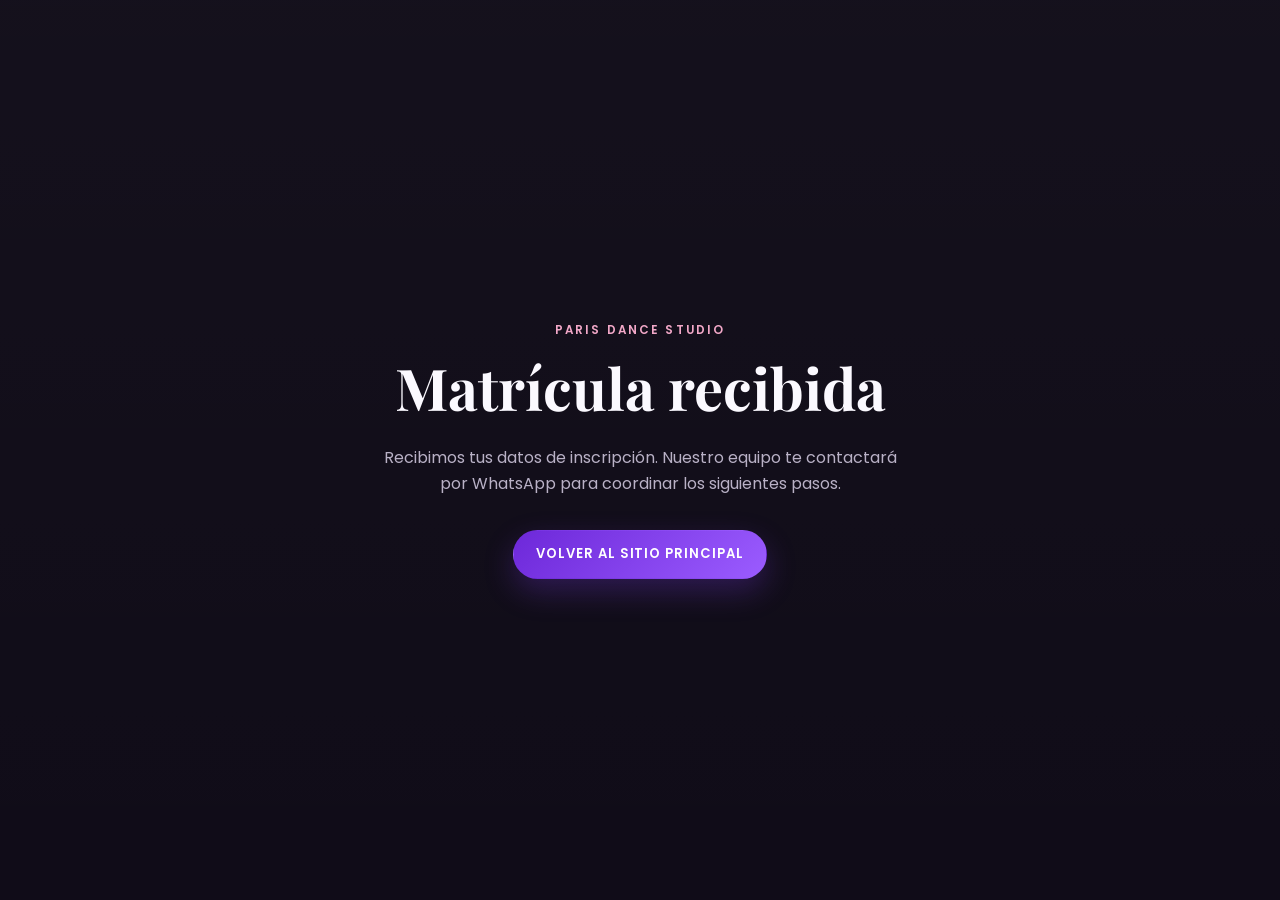
<file: gracias-matricula.html>
<!DOCTYPE html>
<html lang="es"><head><meta charset="UTF-8"><meta name="viewport" content="width=device-width, initial-scale=1"><title>Matrícula recibida | Paris Dance Studio</title><meta name="robots" content="noindex"><link href="https://fonts.googleapis.com/css2?family=Playfair+Display:wght@500;600&family=Poppins:wght@300;400;500;600&display=swap" rel="stylesheet"><link rel="stylesheet" href="styles.css?v=20261106"></head>
<body><main class="section section-alt" style="min-height:100vh;display:grid;place-items:center"><div class="container" style="max-width:660px;text-align:center"><p class="section-kicker">PARIS DANCE STUDIO</p><h1 style="font-family:'Playfair Display',serif;font-size:clamp(2.2rem,6vw,3.6rem);line-height:1.2">Matrícula recibida</h1><p style="max-width:530px;margin:1.4rem auto 2rem;color:var(--muted)">Recibimos tus datos de inscripción. Nuestro equipo te contactará por WhatsApp para coordinar los siguientes pasos.</p><a href="index.html" class="btn-primary">Volver al sitio principal</a></div></main></body></html>
</file>
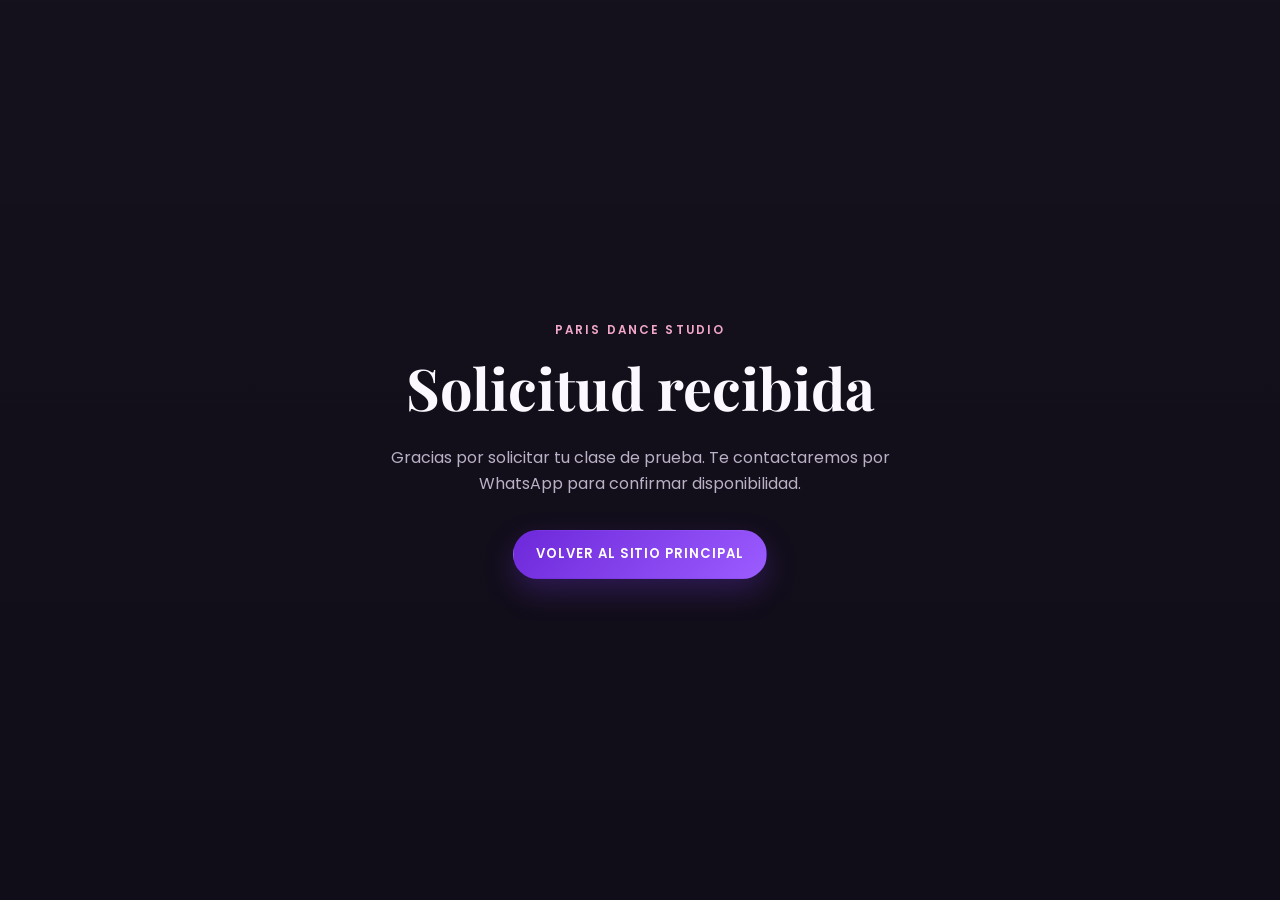
<file: gracias.html>
<!DOCTYPE html>
<html lang="es"><head><meta charset="UTF-8"><meta name="viewport" content="width=device-width, initial-scale=1"><title>Solicitud recibida | Paris Dance Studio</title><meta name="robots" content="noindex"><link href="https://fonts.googleapis.com/css2?family=Playfair+Display:wght@500;600&family=Poppins:wght@300;400;500;600&display=swap" rel="stylesheet"><link rel="stylesheet" href="styles.css?v=20261106"></head>
<body><main class="section section-alt" style="min-height:100vh;display:grid;place-items:center"><div class="container" style="max-width:660px;text-align:center"><p class="section-kicker">PARIS DANCE STUDIO</p><h1 style="font-family:'Playfair Display',serif;font-size:clamp(2.2rem,6vw,3.6rem);line-height:1.2">Solicitud recibida</h1><p style="max-width:530px;margin:1.4rem auto 2rem;color:var(--muted)">Gracias por solicitar tu clase de prueba. Te contactaremos por WhatsApp para confirmar disponibilidad.</p><a href="index.html" class="btn-primary">Volver al sitio principal</a></div></main></body></html>
</file>
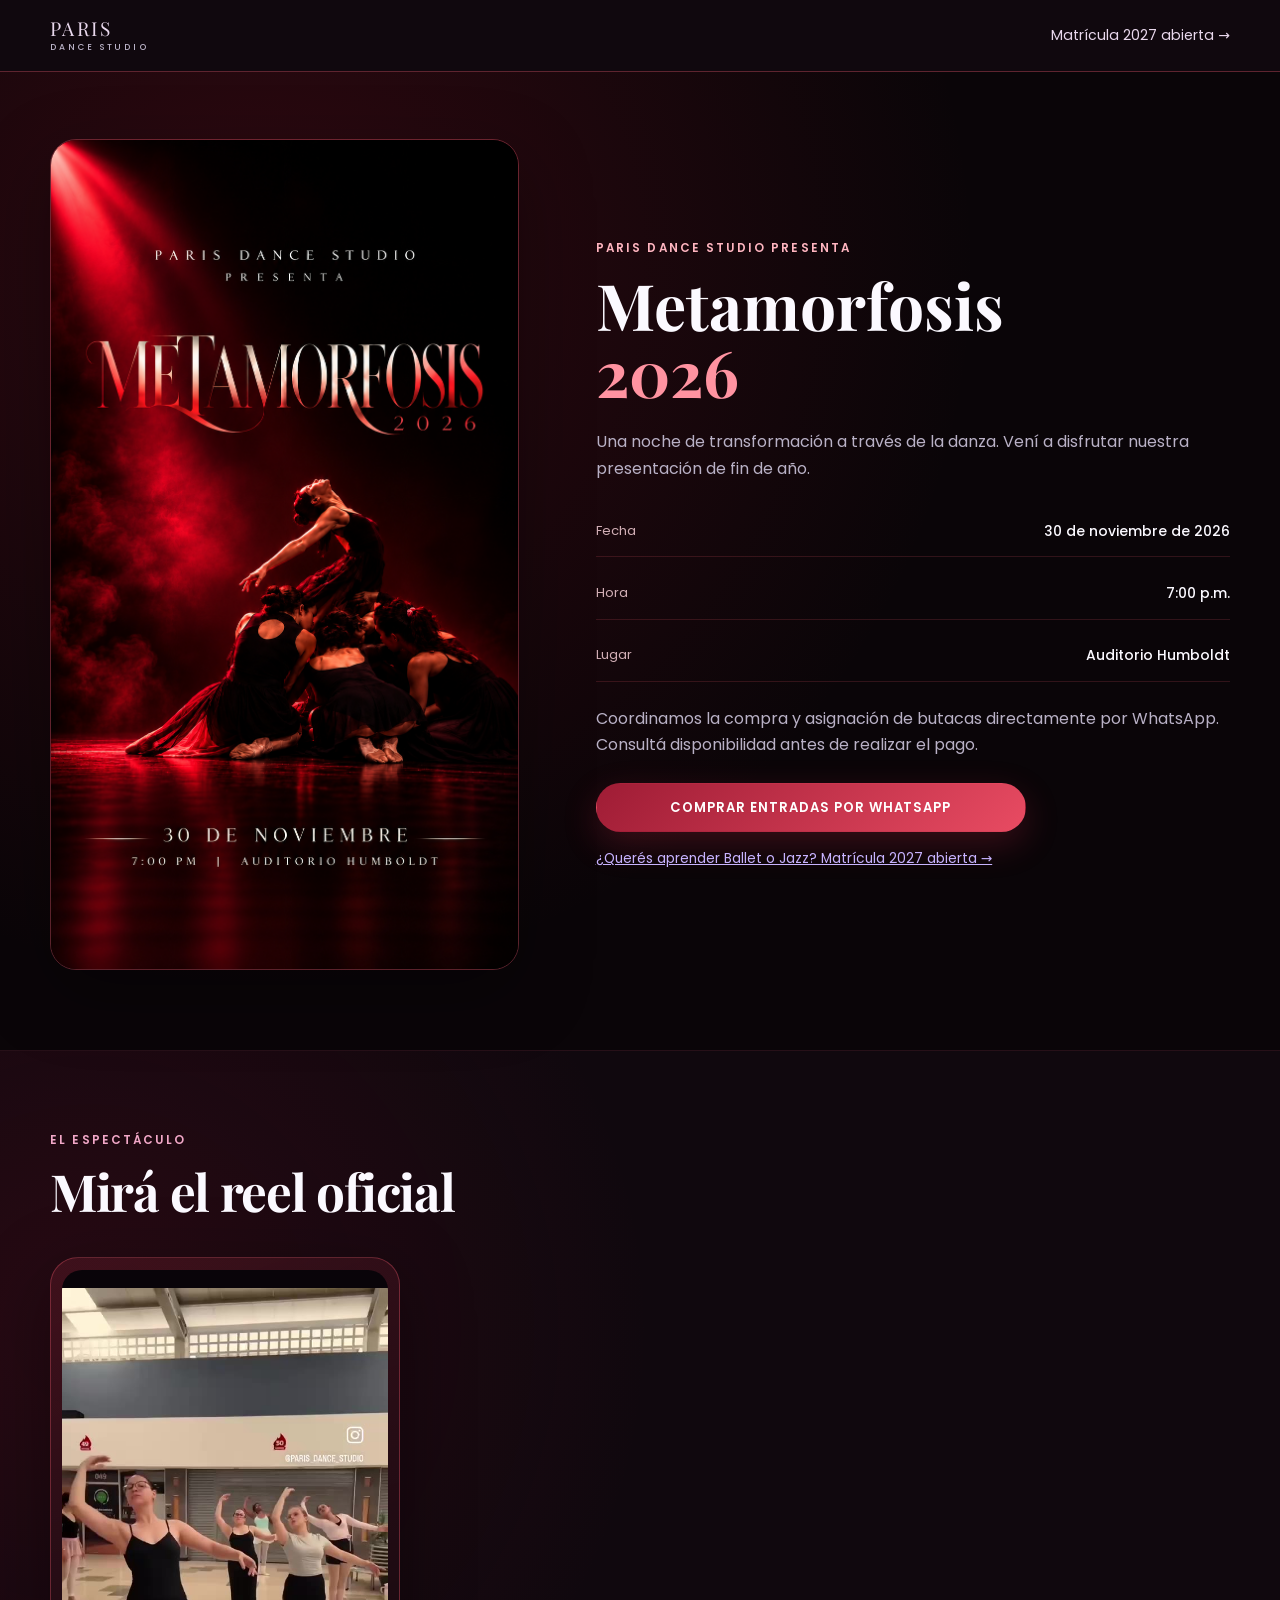
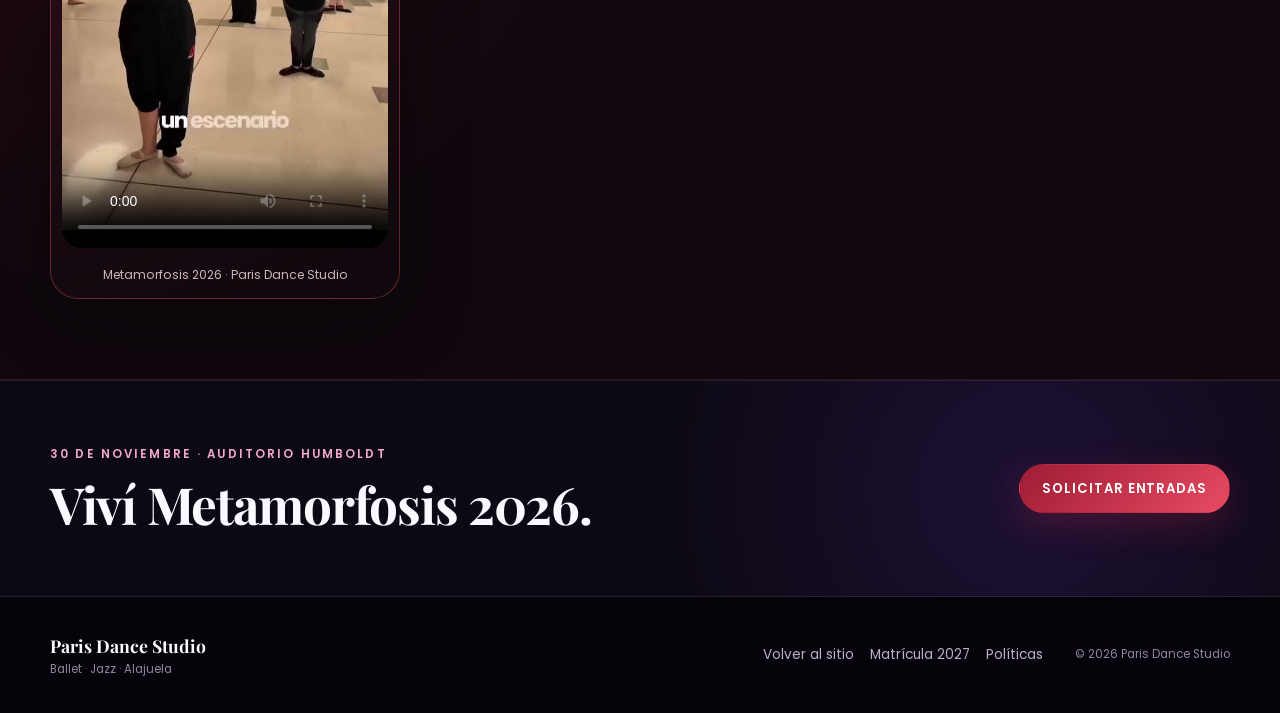
<file: metamorfosis.html>
<!DOCTYPE html>
<html lang="es">
<head>
  <meta charset="UTF-8">
  <meta name="viewport" content="width=device-width, initial-scale=1">
  <meta name="robots" content="index, follow">
  <title>Metamorfosis 2026 | Entradas · Paris Dance Studio</title>
  <meta name="description" content="Metamorfosis 2026, gala de danza de Paris Dance Studio. 30 de noviembre, 7:00 p.m., Auditorio Humboldt. Consultá disponibilidad de entradas por WhatsApp.">
  <link rel="canonical" href="https://parisdancestudio.com/metamorfosis.html">
  <meta property="og:type" content="website">
  <meta property="og:locale" content="es_CR">
  <meta property="og:url" content="https://parisdancestudio.com/metamorfosis.html">
  <meta property="og:title" content="Metamorfosis 2026 · Paris Dance Studio">
  <meta property="og:description" content="30 de noviembre · 7:00 p.m. · Auditorio Humboldt. Entradas por WhatsApp.">
  <meta property="og:image" content="https://parisdancestudio.com/img/og-metamorfosis-2026.jpg">
  <meta name="twitter:card" content="summary_large_image">
  <meta name="twitter:title" content="Metamorfosis 2026 · Paris Dance Studio">
  <meta name="twitter:description" content="30 de noviembre · 7:00 p.m. · Auditorio Humboldt. Entradas por WhatsApp.">
  <meta name="twitter:image" content="https://parisdancestudio.com/img/og-metamorfosis-2026.jpg">
  <link href="https://fonts.googleapis.com/css2?family=Playfair+Display:wght@500;600;700&family=Poppins:wght@300;400;500;600&display=swap" rel="stylesheet">
  <link rel="stylesheet" href="https://cdnjs.cloudflare.com/ajax/libs/font-awesome/6.5.1/css/all.min.css">
  <link rel="stylesheet" href="styles.css?v=20261106">
</head>
<body class="show-page-body">
  <nav class="show-page-nav" aria-label="Navegación">
    <div class="container">
      <a class="nav-brand" href="index.html#inicio">PARIS <span>Dance Studio</span></a>
      <a href="index.html#matricula-2027">Matrícula 2027 abierta →</a>
    </div>
  </nav>
  <main>
    <section class="show-page-hero">
      <div class="container show-page-layout">
        <div class="show-page-poster">
          <img src="img/metamorfosis-2026-flyer.png" alt="Metamorfosis 2026, 30 de noviembre, 7:00 p.m., Auditorio Humboldt" fetchpriority="high">
        </div>
        <div class="show-page-copy">
          <p class="eyebrow">Paris Dance Studio presenta</p>
          <h1>Metamorfosis <span>2026</span></h1>
          <p>Una noche de transformación a través de la danza. Vení a disfrutar nuestra presentación de fin de año.</p>
          <div class="show-facts">
            <div><span>Fecha</span><strong>30 de noviembre de 2026</strong></div>
            <div><span>Hora</span><strong>7:00 p.m.</strong></div>
            <div><span>Lugar</span><strong>Auditorio Humboldt</strong></div>
          </div>
          <p>Coordinamos la compra y asignación de butacas directamente por WhatsApp. Consultá disponibilidad antes de realizar el pago.</p>
          <div class="show-page-cta">
            <a class="btn-primary btn-show" target="_blank" rel="noopener" href="https://wa.me/50672827346?text=Bonjour%2C%20quiero%20comprar%20entradas%20para%20Metamorfosis%202026.%20%C2%BFMe%20ayudan%20con%20la%20disponibilidad%20de%20butacas%3F">Comprar entradas por WhatsApp</a>
            <a class="show-page-secondary" href="index.html#matricula-2027">¿Querés aprender Ballet o Jazz? Matrícula 2027 abierta →</a>
          </div>
        </div>
      </div>
    </section>
    <section class="section show-section" id="reel-oficial">
      <div class="container">
        <div class="section-heading compact">
          <div>
            <p class="section-kicker">El espectáculo</p>
            <h2>Mirá el reel oficial</h2>
          </div>
        </div>
        <div class="show-reel-card">
          <video controls playsinline preload="metadata" poster="img/metamorfosis-reel-portada.jpg" aria-label="Reel oficial Metamorfosis 2026">
            <source src="img/metamorfosis-2026-reel.mp4" type="video/mp4">
            Tu navegador no admite el video.
          </video>
          <p>Metamorfosis 2026 · Paris Dance Studio</p>
        </div>
      </div>
    </section>
    <section class="final-cta">
      <div class="container final-cta-inner">
        <div><p class="section-kicker">30 de noviembre · Auditorio Humboldt</p><h2>Viví Metamorfosis 2026.</h2></div>
        <a class="btn-primary btn-show" target="_blank" rel="noopener" href="https://wa.me/50672827346?text=Bonjour%2C%20quiero%20comprar%20entradas%20para%20Metamorfosis%202026.%20%C2%BFMe%20ayudan%20con%20la%20disponibilidad%20de%20butacas%3F">Solicitar entradas</a>
      </div>
    </section>
  </main>
  <footer class="footer">
    <div class="container footer-content">
      <div><strong>Paris Dance Studio</strong><span>Ballet · Jazz · Alajuela</span></div>
      <div class="footer-links"><a href="index.html">Volver al sitio</a><a href="index.html#matricula-2027">Matrícula 2027</a><a href="terminos.html">Políticas</a></div>
      <p>© 2026 Paris Dance Studio</p>
    </div>
  </footer>
</body>
</html>
</file>
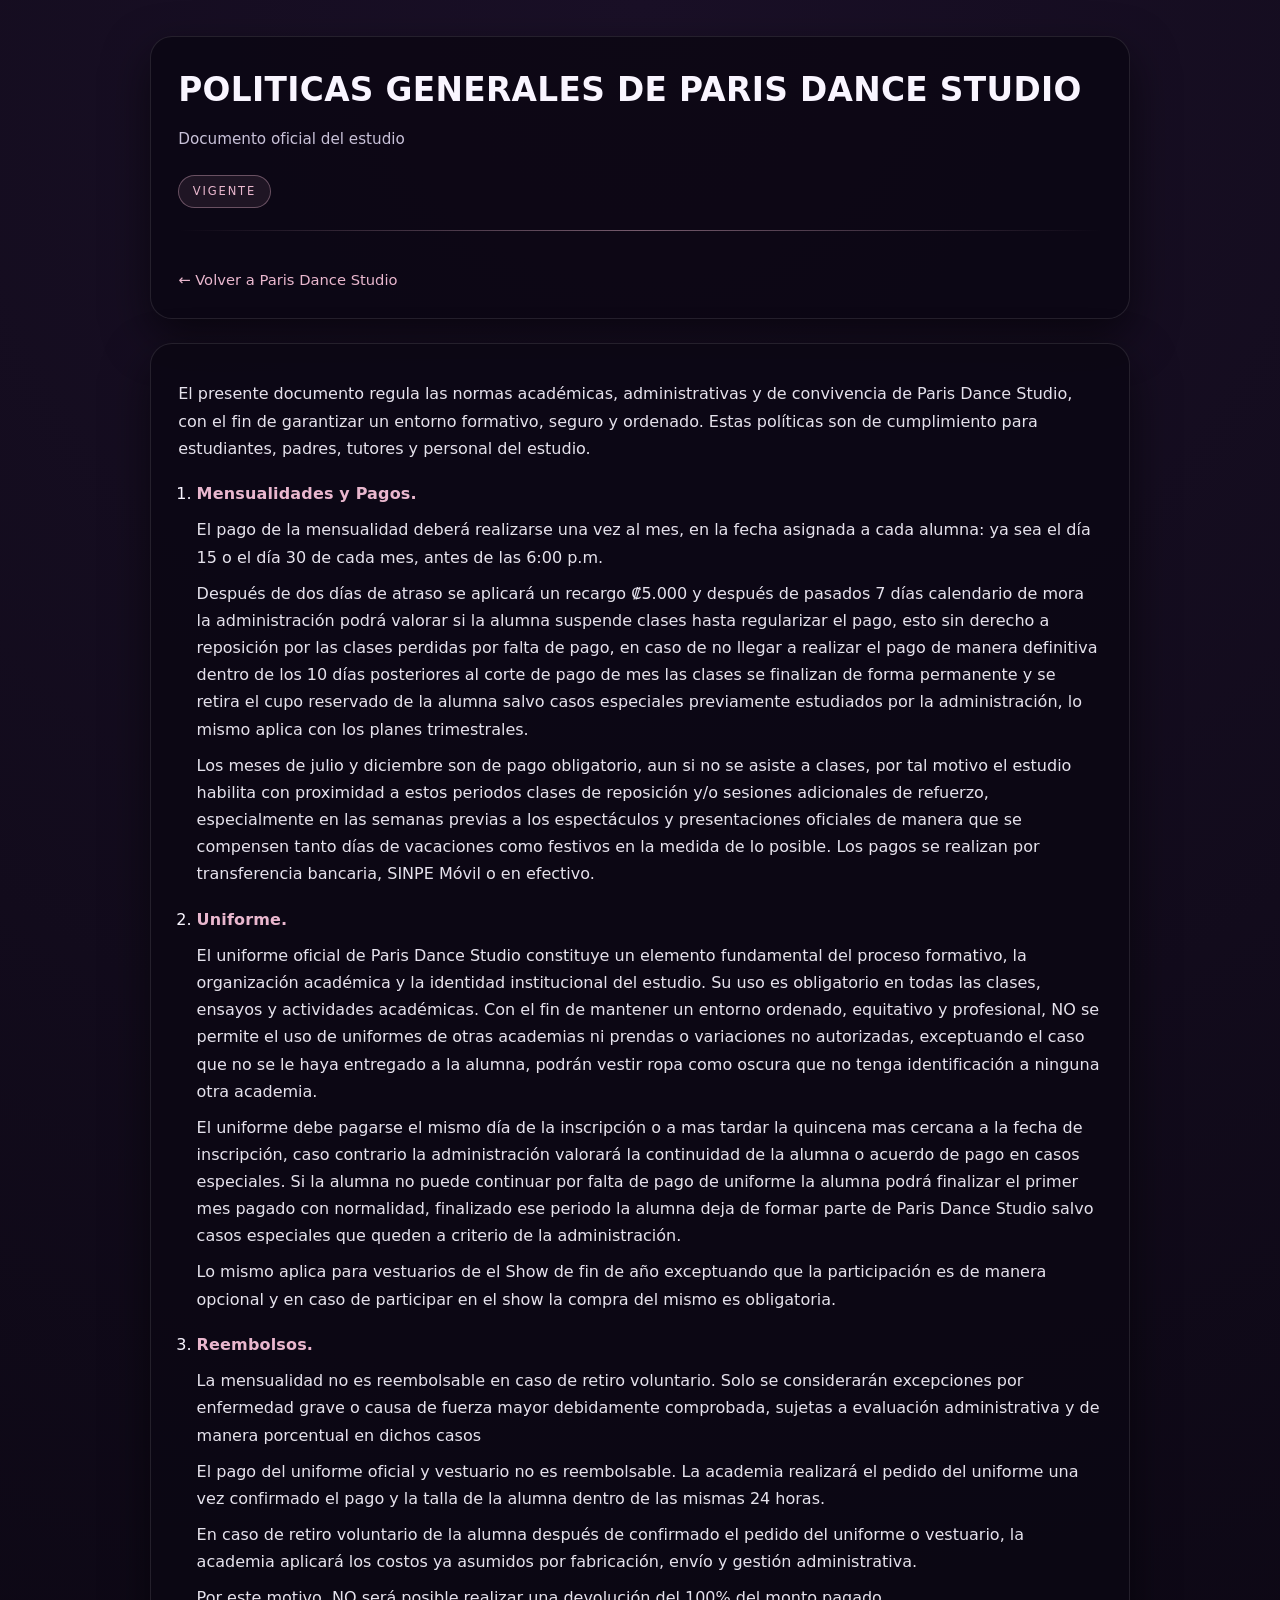
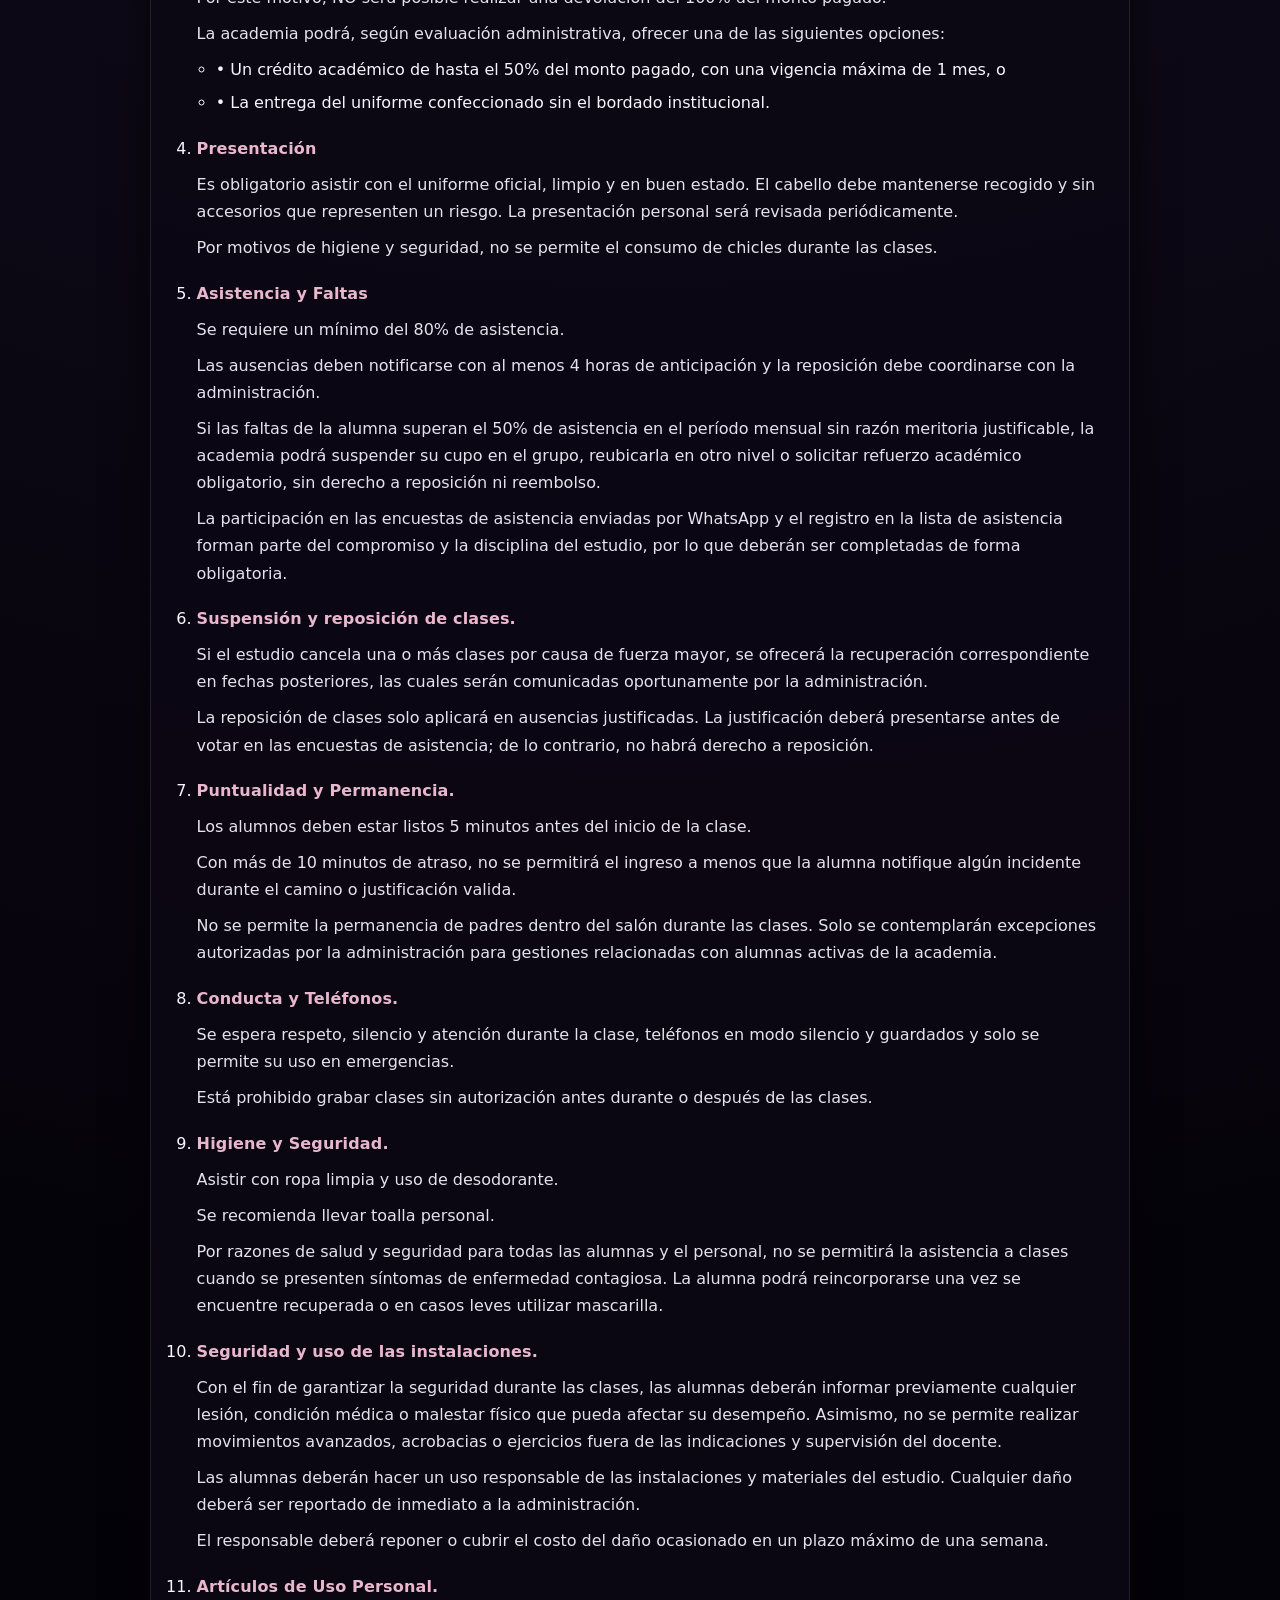
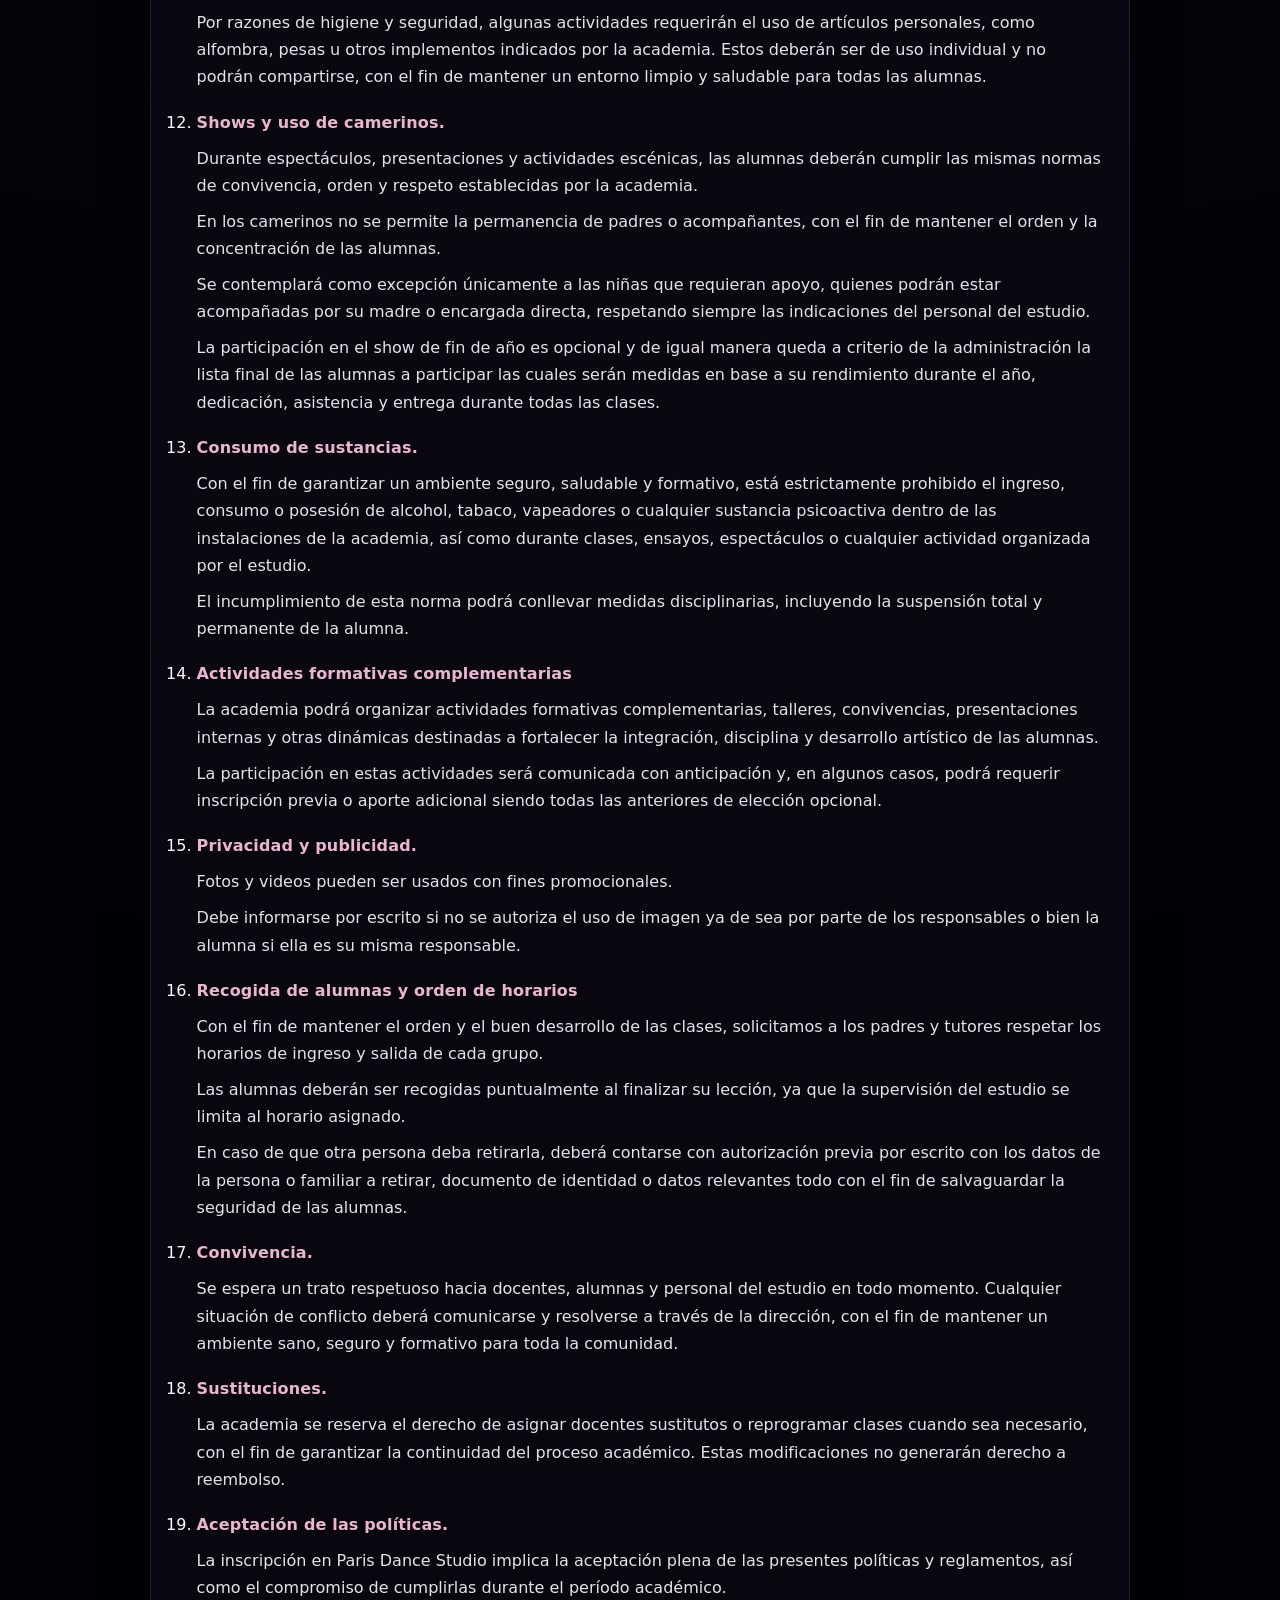
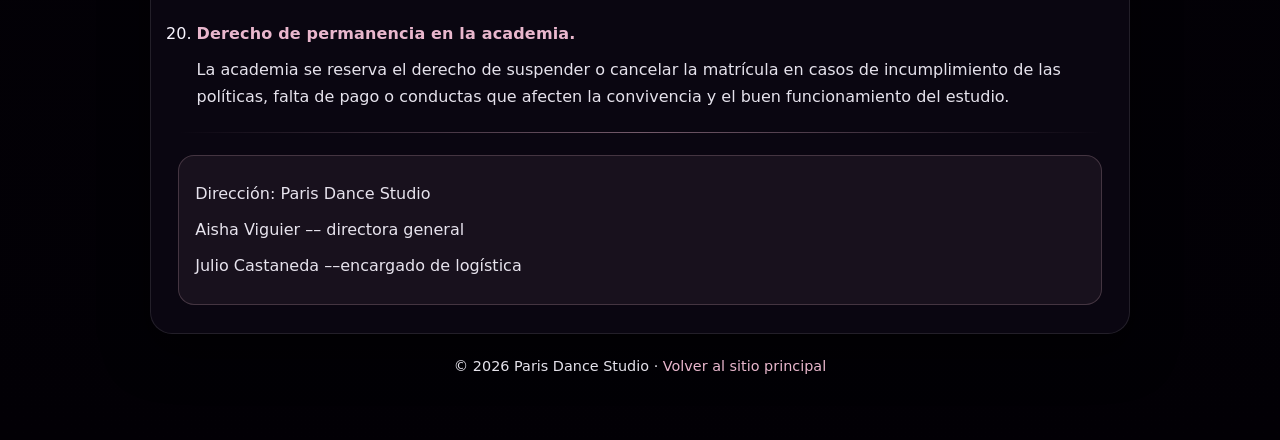
<file: terminos.html>
<!DOCTYPE html>
<html lang="es">
<head>
  <meta charset="UTF-8" />
  <meta name="viewport" content="width=device-width, initial-scale=1.0" />
  <title>Políticas Generales | Paris Dance Studio</title>
  <meta name="description" content="Políticas generales de Paris Dance Studio." />
  <link rel="canonical" href="https://parisdancestudio.com/terminos.html" />

  <style>
    :root{
      --bg:#05030a;
      --card: rgba(12, 7, 20, 0.88);
      --border: rgba(255,255,255,.10);
      --text:#f9f5ff;
      --muted:#c9c2d9;
      --accent:#f194c4;
      --accent-2:#f5c1d8;
      --shadow: 0 18px 45px rgba(0,0,0,.55);
      --r-lg: 22px;
      --max: 980px;
    }

    *{box-sizing:border-box;margin:0;padding:0}

    body{
      font-family: system-ui, -apple-system, "Segoe UI", Roboto, Arial, sans-serif;
      color:var(--text);
      line-height:1.7;
      background: radial-gradient(circle at top, #1a1027 0, var(--bg) 55%, #020005 100%);
      padding: 2.25rem 1.25rem 3.25rem;
    }

    .wrap{max-width:var(--max); margin:0 auto;}

    header{
      margin-bottom: 1.5rem;
      padding: 1.6rem 1.7rem;
      background: var(--card);
      border:1px solid var(--border);
      border-radius: var(--r-lg);
      box-shadow: var(--shadow);
    }

    h1{
      font-size: clamp(1.4rem, 2.6vw, 2.05rem);
      margin-bottom:.45rem;
      letter-spacing:.01em;
      text-transform:uppercase;
    }

    .sub{
      color: var(--muted);
      font-size: .95rem;
    }

    .badge{
      display:inline-flex;
      margin-top: .85rem;
      padding: .35rem .85rem;
      border-radius: 999px;
      border: 1px solid rgba(245,193,216,.35);
      background: rgba(245,193,216,.08);
      color: rgba(245,193,216,.95);
      text-transform: uppercase;
      letter-spacing: .16em;
      font-size: .72rem;
    }

    .back-link{
      display:inline-flex;
      margin-top:.9rem;
      font-size:.92rem;
      color: rgba(245,193,216,.95);
      text-decoration:none;
    }
    .back-link:hover{ text-decoration:underline; }

    main{
      background: var(--card);
      border:1px solid var(--border);
      border-radius: var(--r-lg);
      box-shadow: var(--shadow);
      padding: 1.7rem;
    }

    p{margin:.55rem 0; color:rgba(249,245,255,.92);}

    .divider{
      height:1px;
      margin: 1.35rem 0;
      background: linear-gradient(90deg, transparent, rgba(245,193,216,.45), transparent);
    }

    ol{margin: .9rem 0 0 1.15rem;}
    li{margin: 1.15rem 0;}

    /* Título del punto (mantiene el texto tal cual, solo lo estiliza) */
    .item-title{
      display:block;
      color: rgba(245,193,216,.95);
      font-weight: 700;
      margin-bottom: .35rem;
      letter-spacing:.01em;
    }

    ul{margin:.45rem 0 .45rem 1.2rem;}
    ul li{margin:.4rem 0;}

    .note{
      margin-top: 1.2rem;
      padding: 1rem;
      border: 1px solid rgba(245,193,216,.20);
      border-radius: 16px;
      background: rgba(245,193,216,.06);
    }

    footer{
      margin-top: 1.3rem;
      text-align:center;
      color:var(--muted);
      font-size:.9rem;
    }

    a{
      color: rgba(245,193,216,.95);
      text-decoration:none;
    }
    a:hover{text-decoration:underline;}

    /* Responsive */
    @media (max-width: 640px){
      header, main{ padding: 1.25rem; }
      ol{ margin-left: 1.05rem; }
    }
  </style>
</head>
<body>

<div class="wrap">

  <header>
    <h1>POLITICAS GENERALES DE PARIS DANCE STUDIO</h1>
    <p class="sub">Documento oficial del estudio</p>
    <span class="badge">Vigente</span>
    <div class="divider"></div>
    <a class="back-link" href="/">← Volver a Paris Dance Studio</a>
  </header>

  <main>

    <p>El presente documento regula las normas académicas, administrativas y de convivencia de Paris Dance Studio, con el fin de garantizar un entorno formativo, seguro y ordenado. Estas políticas son de cumplimiento para estudiantes, padres, tutores y personal del estudio.</p>

    <ol>

      <li>
        <span class="item-title">Mensualidades y Pagos.</span>
        <p>El pago de la mensualidad deberá realizarse una vez al mes, en la fecha asignada a cada alumna: ya sea el día 15 o el día 30 de cada mes, antes de las 6:00 p.m.</p>
        <p>Después de dos días de atraso se aplicará un recargo ₡5.000 y después de pasados 7 días calendario de mora la administración podrá valorar si la alumna suspende clases hasta regularizar el pago, esto sin derecho a reposición por las clases perdidas por falta de pago, en caso de no llegar a realizar el pago de manera definitiva dentro de los  10 días posteriores al corte de pago de mes las clases se finalizan de forma permanente y se retira el cupo reservado de la alumna salvo casos especiales previamente estudiados por la administración, lo mismo aplica con los planes trimestrales.</p>
        <p>Los meses de julio y diciembre son de pago obligatorio, aun si no se asiste a clases, por tal motivo el estudio habilita con proximidad a estos periodos clases de reposición y/o sesiones adicionales de refuerzo, especialmente en las semanas previas a los espectáculos y presentaciones oficiales de manera que se compensen tanto días de vacaciones como festivos en la medida de lo posible. Los pagos se realizan por transferencia bancaria, SINPE Móvil o en efectivo.</p>
      </li>

      <li>
        <span class="item-title">Uniforme.</span>
        <p>El uniforme oficial de Paris Dance Studio constituye un elemento fundamental del proceso formativo, la organización académica y la identidad institucional del estudio. Su uso es obligatorio en todas las clases, ensayos y actividades académicas. Con el fin de mantener un entorno ordenado, equitativo y profesional, NO se permite el uso de uniformes de otras academias ni prendas o variaciones no autorizadas, exceptuando el caso que no se le haya entregado a la alumna, podrán vestir ropa como oscura que no tenga identificación a ninguna otra academia.</p>
        <p>El uniforme debe pagarse el mismo día de la inscripción o a mas tardar la quincena mas cercana a la fecha de inscripción, caso contrario la administración valorará la continuidad de la alumna o acuerdo de pago en casos especiales. Si la alumna no puede continuar por falta de pago de uniforme la alumna podrá finalizar el primer mes pagado con normalidad, finalizado ese periodo la alumna deja de formar parte de Paris Dance Studio salvo casos especiales que queden a criterio de la administración.</p>
        <p>Lo mismo aplica para vestuarios de el Show de fin de año exceptuando que la participación es de manera opcional y en caso de participar en el show la compra del mismo es obligatoria.</p>
      </li>

      <li>
        <span class="item-title">Reembolsos.</span>
        <p>La mensualidad no es reembolsable en caso de retiro voluntario. Solo se considerarán excepciones por enfermedad grave o causa de fuerza mayor debidamente comprobada, sujetas a evaluación administrativa y de manera porcentual en dichos casos</p>
        <p>El pago del uniforme oficial y vestuario no es reembolsable. La academia realizará el pedido del uniforme una vez confirmado el pago y la talla de la alumna dentro de las mismas 24 horas.</p>

        <p>En caso de retiro voluntario de la alumna después de confirmado el pedido del uniforme o vestuario, la academia aplicará los costos ya asumidos por fabricación, envío y gestión administrativa.</p>
        <p>Por este motivo, NO será posible realizar una devolución del 100% del monto pagado. </p>
        <p>La academia podrá, según evaluación administrativa, ofrecer una de las siguientes opciones:</p>
        <ul>
          <li>•	Un crédito académico de hasta el 50% del monto pagado, con una vigencia máxima de 1 mes, o</li>
          <li>•	La entrega del uniforme confeccionado sin el bordado institucional.</li>
        </ul>
      </li>

      <li>
        <span class="item-title">Presentación</span>
        <p>Es obligatorio asistir con el uniforme oficial, limpio y en buen estado. El cabello debe mantenerse recogido y sin accesorios que representen un riesgo. La presentación personal será revisada periódicamente.</p>
        <p>Por motivos de higiene y seguridad, no se permite el consumo de chicles durante las clases.</p>
      </li>

      <li>
        <span class="item-title">Asistencia y Faltas</span>
        <p>Se requiere un mínimo del 80% de asistencia.</p>
        <p>Las ausencias deben notificarse con al menos 4 horas de anticipación y la reposición debe coordinarse con la administración. </p>
        <p>Si las faltas de la alumna superan el 50% de asistencia en el período mensual sin razón meritoria justificable, la academia podrá suspender su cupo en el grupo, reubicarla en otro nivel o solicitar refuerzo académico obligatorio, sin derecho a reposición ni reembolso.</p>
        <p>La participación en las encuestas de asistencia enviadas por WhatsApp y el registro en la lista de asistencia forman parte del compromiso y la disciplina del estudio, por lo que deberán ser completadas de forma obligatoria.</p>
      </li>

      <li>
        <span class="item-title">Suspensión y reposición de clases.</span>
        <p>Si el estudio cancela una o más clases por causa de fuerza mayor, se ofrecerá la recuperación correspondiente en fechas posteriores, las cuales serán comunicadas oportunamente por la administración.</p>
        <p>La reposición de clases solo aplicará en ausencias justificadas. La justificación deberá presentarse antes de votar en las encuestas de asistencia; de lo contrario, no habrá derecho a reposición.</p>
      </li>

      <li>
        <span class="item-title">Puntualidad y Permanencia.</span>
        <p>Los alumnos deben estar listos 5 minutos antes del inicio de la clase.</p>
        <p>Con más de 10 minutos de atraso, no se permitirá el ingreso a menos que la alumna notifique algún incidente durante el camino o justificación valida.</p>
        <p>No se permite la permanencia de padres dentro del salón durante las clases. Solo se contemplarán excepciones autorizadas por la administración para gestiones relacionadas con alumnas activas de la academia.</p>
      </li>

      <li>
        <span class="item-title">Conducta y Teléfonos.</span>
        <p>Se espera respeto, silencio y atención durante la clase, teléfonos en modo silencio y guardados y solo se permite su uso en emergencias.</p>
        <p>Está prohibido grabar clases sin autorización antes durante o después de las clases.</p>
      </li>

      <li>
        <span class="item-title">Higiene y Seguridad.</span>
        <p>Asistir con ropa limpia y uso de desodorante.</p>
        <p>Se recomienda llevar toalla personal.</p>
        <p>Por razones de salud y seguridad para todas las alumnas y el personal, no se permitirá la asistencia a clases cuando se presenten síntomas de enfermedad contagiosa. La alumna podrá reincorporarse una vez se encuentre recuperada o en casos leves utilizar mascarilla.</p>
      </li>

      <li>
        <span class="item-title">Seguridad y uso de las instalaciones.</span>
        <p>Con el fin de garantizar la seguridad durante las clases, las alumnas deberán informar previamente cualquier lesión, condición médica o malestar físico que pueda afectar su desempeño. Asimismo, no se permite realizar movimientos avanzados, acrobacias o ejercicios fuera de las indicaciones y supervisión del docente.</p>
        <p>Las alumnas deberán hacer un uso responsable de las instalaciones y materiales del estudio. Cualquier daño deberá ser reportado de inmediato a la administración.</p>
        <p>El responsable deberá reponer o cubrir el costo del daño ocasionado en un plazo máximo de una semana. </p>
      </li>

      <li>
        <span class="item-title">Artículos de Uso Personal.</span>
        <p>Por razones de higiene y seguridad, algunas actividades requerirán el uso de artículos personales, como alfombra, pesas u otros implementos indicados por la academia. Estos deberán ser de uso individual y no podrán compartirse, con el fin de mantener un entorno limpio y saludable para todas las alumnas.</p>
      </li>

      <li>
        <span class="item-title">Shows y uso de camerinos.</span>
        <p>Durante espectáculos, presentaciones y actividades escénicas, las alumnas deberán cumplir las mismas normas de convivencia, orden y respeto establecidas por la academia.</p>
        <p>En los camerinos no se permite la permanencia de padres o acompañantes, con el fin de mantener el orden y la concentración de las alumnas.</p>
        <p>Se contemplará como excepción únicamente a las niñas que requieran apoyo, quienes podrán estar acompañadas por su madre o encargada directa, respetando siempre las indicaciones del personal del estudio.</p>
        <p>La participación en el show de fin de año es opcional y de igual manera queda a criterio de la administración la lista final de las alumnas a participar las cuales serán medidas en base a su rendimiento durante el año, dedicación, asistencia y entrega durante todas las clases.</p>
      </li>

      <li>
        <span class="item-title">Consumo de sustancias.</span>
        <p>Con el fin de garantizar un ambiente seguro, saludable y formativo, está estrictamente prohibido el ingreso, consumo o posesión de alcohol, tabaco, vapeadores o cualquier sustancia psicoactiva dentro de las instalaciones de la academia, así como durante clases, ensayos, espectáculos o cualquier actividad organizada por el estudio.</p>
        <p>El incumplimiento de esta norma podrá conllevar medidas disciplinarias, incluyendo la suspensión total y permanente de la alumna.</p>
      </li>

      <li>
        <span class="item-title">Actividades formativas complementarias</span>
        <p>La academia podrá organizar actividades formativas complementarias, talleres, convivencias, presentaciones internas y otras dinámicas destinadas a fortalecer la integración, disciplina y desarrollo artístico de las alumnas.</p>
        <p>La participación en estas actividades será comunicada con anticipación y, en algunos casos, podrá requerir inscripción previa o aporte adicional siendo todas las anteriores de elección  opcional.</p>
      </li>

      <li>
        <span class="item-title">Privacidad y publicidad.</span>
        <p>Fotos y videos pueden ser usados con fines promocionales.</p>
        <p>Debe informarse por escrito si no se autoriza el uso de imagen ya de sea por parte de los responsables o bien la alumna si ella es su misma responsable.</p>
      </li>

      <li>
        <span class="item-title">Recogida de alumnas y orden de horarios</span>
        <p>Con el fin de mantener el orden y el buen desarrollo de las clases, solicitamos a los padres y tutores respetar los horarios de ingreso y salida de cada grupo.</p>
        <p>Las alumnas deberán ser recogidas puntualmente al finalizar su lección, ya que la supervisión del estudio se limita al horario asignado.</p>

        <p>En caso de que otra persona deba retirarla, deberá contarse con autorización previa por escrito con los datos de la persona o familiar a retirar, documento de identidad o datos relevantes todo con el fin de salvaguardar la seguridad de las alumnas.</p>
      </li>

      <li>
        <span class="item-title">Convivencia.</span>
        <p>Se espera un trato respetuoso hacia docentes, alumnas y personal del estudio en todo momento. Cualquier situación de conflicto deberá comunicarse y resolverse a través de la dirección, con el fin de mantener un ambiente sano, seguro y formativo para toda la comunidad.</p>
      </li>

      <li>
        <span class="item-title">Sustituciones.</span>
        <p>La academia se reserva el derecho de asignar docentes sustitutos o reprogramar clases cuando sea necesario, con el fin de garantizar la continuidad del proceso académico. Estas modificaciones no generarán derecho a reembolso.</p>
      </li>

      <li>
        <span class="item-title">Aceptación de las políticas.</span>
        <p>La inscripción en Paris Dance Studio implica la aceptación plena de las presentes políticas y reglamentos, así como el compromiso de cumplirlas durante el período académico.</p>
      </li>

      <li>
        <span class="item-title">Derecho de permanencia en la academia.</span>
        <p>La academia se reserva el derecho de suspender o cancelar la matrícula en casos de incumplimiento de las políticas, falta de pago o conductas que afecten la convivencia y el buen funcionamiento del estudio.</p>
      </li>

    </ol>

    <div class="divider"></div>

    <div class="note">
      <p>Dirección: Paris Dance Studio</p>
      <p>Aisha Viguier –– directora general</p>
      <p>Julio Castaneda ––encargado de logística</p>
    </div>

  </main>

  <footer>
    <p>© <span id="year"></span> Paris Dance Studio · <a href="/">Volver al sitio principal</a></p>
  </footer>

</div>

<script>
  document.getElementById("year").textContent = new Date().getFullYear();
</script>

</body>
</html>
</file>
<file: styles.css>
:root{
  --bg:#09070f;
  --bg-deep:#050309;
  --surface:#100c18;
  --surface-soft:#15101f;
  --surface-glass:rgba(22,16,31,.78);
  --border:rgba(255,255,255,.09);
  --border-accent:rgba(208,170,255,.24);

  --purple:#7c3aed;
  --purple-2:#9b5cff;
  --lilac:#d7bbff;
  --rose:#f2a8c8;
  --cream:#fff8fc;

  --text:#fbf9ff;
  --muted:#b9b1c6;
  --muted-2:#8f879c;

  --shadow:0 24px 70px rgba(0,0,0,.34);
  --shadow-soft:0 14px 36px rgba(0,0,0,.22);

  --radius-xl:30px;
  --radius-lg:22px;
  --radius-md:16px;
  --radius-sm:12px;

  --max:1180px;
}

/* =========================
   RESET / BASE
========================= */
*{
  box-sizing:border-box;
  margin:0;
  padding:0;
}

html{
  scroll-behavior:smooth;
  scroll-padding-top:86px;
}

body{
  min-width:320px;
  font-family:"Poppins",system-ui,-apple-system,"Segoe UI",sans-serif;
  color:var(--text);
  line-height:1.65;
  background:
    radial-gradient(circle at 15% 0%, rgba(124,58,237,.14), transparent 28rem),
    radial-gradient(circle at 90% 20%, rgba(242,168,200,.08), transparent 25rem),
    var(--bg);
  overflow-x:hidden;
}

img,
iframe{
  display:block;
  max-width:100%;
}

a{
  color:inherit;
}

button,
input,
select,
textarea{
  font:inherit;
}

::selection{
  background:rgba(155,92,255,.35);
  color:#fff;
}

.container{
  width:min(calc(100% - 2.5rem), var(--max));
  margin-inline:auto;
}

.section{
  padding:5rem 0;
}

.section-alt{
  background:
    linear-gradient(180deg, rgba(255,255,255,.018), transparent),
    var(--surface);
}

.section h2,
.final-cta h2{
  font-family:"Playfair Display",serif;
  font-size:clamp(2rem,4vw,3.45rem);
  line-height:1.08;
  letter-spacing:-.025em;
}

.section-kicker,
.eyebrow{
  margin-bottom:.8rem;
  color:var(--rose);
  font-size:.74rem;
  font-weight:600;
  letter-spacing:.18em;
  text-transform:uppercase;
}

.section-heading{
  display:grid;
  grid-template-columns:minmax(0,1.2fr) minmax(280px,.8fr);
  gap:3rem;
  align-items:end;
  margin-bottom:2.4rem;
}

.section-heading.compact{
  grid-template-columns:1fr;
}

.section-heading > p{
  max-width:580px;
  color:var(--muted);
}

.section-heading strong{
  color:var(--text);
}

/* =========================
   NAV
========================= */
.site-nav{
  position:sticky;
  top:0;
  z-index:100;
  border-bottom:1px solid rgba(255,255,255,.06);
  background:rgba(9,7,15,.78);
  backdrop-filter:blur(18px);
}

.nav-inner{
  min-height:72px;
  display:flex;
  align-items:center;
  gap:2rem;
}

.nav-brand{
  display:flex;
  flex-direction:column;
  flex-shrink:0;
  color:var(--text);
  text-decoration:none;
  font-family:"Playfair Display",serif;
  font-size:1.35rem;
  line-height:1;
  letter-spacing:.12em;
}

.nav-brand span{
  margin-top:.28rem;
  color:var(--muted);
  font-family:"Poppins",sans-serif;
  font-size:.54rem;
  font-weight:500;
  letter-spacing:.28em;
  text-transform:uppercase;
}

.nav-links{
  margin-left:auto;
  display:flex;
  align-items:center;
  gap:1.5rem;
}

.nav-links a,
.footer-links a{
  color:var(--muted);
  font-size:.85rem;
  text-decoration:none;
  transition:color .2s ease;
}

.nav-links a:hover,
.footer-links a:hover{
  color:var(--text);
}

.nav-cta{
  padding:.65rem 1rem;
  border:1px solid var(--border-accent);
  border-radius:999px;
  color:var(--lilac);
  font-size:.78rem;
  font-weight:600;
  text-decoration:none;
  white-space:nowrap;
}

/* =========================
   BUTTONS
========================= */
.btn-primary,
.btn-secondary{
  min-height:48px;
  display:inline-flex;
  align-items:center;
  justify-content:center;
  padding:.8rem 1.35rem;
  border-radius:999px;
  border:1px solid transparent;
  text-decoration:none;
  cursor:pointer;
  font-size:.82rem;
  font-weight:600;
  letter-spacing:.075em;
  text-transform:uppercase;
  transition:
    transform .2s ease,
    border-color .2s ease,
    background .2s ease,
    box-shadow .2s ease;
}

.btn-primary{
  color:#fff;
  background:linear-gradient(135deg, #6d28d9, var(--purple-2));
  box-shadow:0 12px 30px rgba(124,58,237,.27);
}

.btn-primary:hover{
  transform:translateY(-2px);
  box-shadow:0 18px 38px rgba(124,58,237,.36);
}

.btn-secondary{
  color:var(--lilac);
  border-color:var(--border-accent);
  background:rgba(255,255,255,.025);
}

.btn-secondary:hover{
  transform:translateY(-2px);
  background:rgba(155,92,255,.08);
  border-color:rgba(215,187,255,.38);
}

/* =========================
   HERO
========================= */
.hero{
  position:relative;
  min-height:calc(100vh - 72px);
  display:flex;
  align-items:center;
  overflow:hidden;
  padding:5.5rem 0;
}

.hero::before{
  content:"";
  position:absolute;
  inset:0;
  pointer-events:none;
  background:
    linear-gradient(90deg, rgba(9,7,15,.35), transparent 48%),
    radial-gradient(circle at 80% 20%, rgba(124,58,237,.12), transparent 30rem);
}

.hero-glow{
  position:absolute;
  border-radius:50%;
  filter:blur(90px);
  pointer-events:none;
}

.hero-glow-one{
  width:340px;
  height:340px;
  top:-140px;
  left:-120px;
  background:rgba(155,92,255,.16);
}

.hero-glow-two{
  width:260px;
  height:260px;
  right:-100px;
  bottom:8%;
  background:rgba(242,168,200,.10);
}

.hero-shell{
  position:relative;
  z-index:1;
  display:grid;
  grid-template-columns:minmax(0,.9fr) minmax(0,1.1fr);
  gap:4rem;
  align-items:center;
}

.hero-copy{
  max-width:590px;
}

.hero h1{
  font-family:"Playfair Display",serif;
  font-size:clamp(3.4rem,6.6vw,6.8rem);
  line-height:.92;
  letter-spacing:-.055em;
}

.hero h1 span{
  display:block;
  color:var(--lilac);
  font-style:italic;
  font-weight:500;
}

.hero-description{
  max-width:570px;
  margin-top:1.6rem;
  color:var(--muted);
  font-size:clamp(.98rem,1.5vw,1.12rem);
}

.hero-badges{
  display:flex;
  flex-wrap:wrap;
  gap:.55rem;
  margin-top:1.4rem;
}

.hero-badges span{
  padding:.42rem .72rem;
  border:1px solid var(--border);
  border-radius:999px;
  color:#d9d3e2;
  background:rgba(255,255,255,.025);
  font-size:.72rem;
}

.hero-actions{
  display:flex;
  flex-wrap:wrap;
  gap:.75rem;
  margin-top:1.8rem;
}

.hero-microcopy{
  margin-top:1rem;
  color:var(--muted-2);
  font-size:.76rem;
  letter-spacing:.06em;
}

.hero-media{
  min-width:0;
}

/* =========================
   CAROUSEL
========================= */
.carousel{
  width:100%;
}

.carousel-viewport{
  position:relative;
  overflow:hidden;
  border:1px solid var(--border);
  border-radius:var(--radius-xl);
  background:var(--surface-soft);
  box-shadow:var(--shadow);
}

.carousel-track{
  display:flex;
  transition:transform .55s cubic-bezier(.22,.7,.3,1);
  will-change:transform;
}

.carousel-slide{
  position:relative;
  min-width:100%;
  aspect-ratio:4/5;
}

.carousel-slide::after{
  content:"";
  position:absolute;
  inset:0;
  pointer-events:none;
  background:
    linear-gradient(180deg, transparent 64%, rgba(7,4,12,.26)),
    radial-gradient(circle at 20% 10%, rgba(155,92,255,.09), transparent 42%);
}

.carousel-slide img{
  width:100%;
  height:100%;
  object-fit:cover;
  object-position:center;
}

.carousel-btn{
  position:absolute;
  top:50%;
  z-index:3;
  width:44px;
  height:44px;
  display:grid;
  place-items:center;
  transform:translateY(-50%);
  border:1px solid rgba(255,255,255,.15);
  border-radius:50%;
  color:#fff;
  background:rgba(8,5,13,.48);
  backdrop-filter:blur(12px);
  cursor:pointer;
  font-size:1.7rem;
  line-height:1;
  transition:background .2s ease, transform .2s ease;
}

.carousel-btn:hover{
  background:rgba(124,58,237,.52);
}

.carousel-btn.prev{
  left:14px;
}

.carousel-btn.next{
  right:14px;
}

.carousel-dots{
  display:flex;
  justify-content:center;
  gap:.38rem;
  margin-top:.9rem;
}

.carousel-dot{
  width:6px;
  height:6px;
  border:0;
  border-radius:999px;
  background:rgba(255,255,255,.22);
  cursor:pointer;
  transition:width .2s ease, background .2s ease;
}

.carousel-dot.active{
  width:24px;
  background:var(--lilac);
}

/* =========================
   INTRO
========================= */
.intro-section{
  padding-top:6rem;
  padding-bottom:6rem;
}

.intro-layout{
  display:grid;
  grid-template-columns:minmax(0,1fr) minmax(0,.85fr);
  gap:5rem;
  align-items:start;
}

.intro-copy{
  padding-top:.3rem;
  color:var(--muted);
  font-size:1.02rem;
}

.intro-copy p + p{
  margin-top:1rem;
}

.intro-copy strong{
  color:var(--text);
}

/* =========================
   GROUPS
========================= */
.group-grid{
  display:grid;
  grid-template-columns:repeat(3,minmax(0,1fr));
  gap:1rem;
}

.group-card{
  min-height:330px;
  display:flex;
  flex-direction:column;
  padding:1.65rem;
  border:1px solid var(--border);
  border-radius:var(--radius-lg);
  background:
    linear-gradient(160deg, rgba(155,92,255,.08), transparent 45%),
    var(--surface-soft);
  box-shadow:var(--shadow-soft);
  transition:transform .24s ease, border-color .24s ease;
}

.group-card:hover{
  transform:translateY(-5px);
  border-color:var(--border-accent);
}

.group-icon{
  width:44px;
  height:44px;
  display:grid;
  place-items:center;
  margin-bottom:2rem;
  border:1px solid rgba(215,187,255,.2);
  border-radius:50%;
  color:var(--lilac);
  background:rgba(155,92,255,.08);
}

.group-tag{
  margin-bottom:.4rem;
  color:var(--rose);
  font-size:.69rem;
  font-weight:600;
  letter-spacing:.1em;
  text-transform:uppercase;
}

.group-card h3{
  font-family:"Playfair Display",serif;
  font-size:1.65rem;
  margin-bottom:.7rem;
}

.group-card > p:not(.group-tag){
  color:var(--muted);
  font-size:.9rem;
}

.group-card a{
  margin-top:auto;
  padding-top:1.4rem;
  color:var(--lilac);
  font-size:.82rem;
  font-weight:500;
  text-decoration:none;
}

/* =========================
   FEATURES
========================= */
.feature-grid{
  display:grid;
  grid-template-columns:repeat(4,minmax(0,1fr));
  gap:1rem;
}

.feature-card{
  padding:1.5rem;
  border-top:1px solid var(--border-accent);
  background:linear-gradient(180deg, rgba(255,255,255,.025), transparent);
}

.feature-card > span{
  color:var(--purple-2);
  font-size:.7rem;
  letter-spacing:.1em;
}

.feature-card h3{
  margin:.9rem 0 .45rem;
  font-size:1rem;
}

.feature-card p{
  color:var(--muted);
  font-size:.86rem;
}

/* =========================
   SCHEDULES
========================= */
.schedule-grid{
  display:grid;
  grid-template-columns:repeat(3,minmax(0,1fr));
  gap:1.15rem;
}

.schedule-card{
  overflow:hidden;
  border:1px solid var(--border);
  border-radius:var(--radius-lg);
  background:var(--surface-soft);
  box-shadow:var(--shadow-soft);
  transition:transform .25s ease, border-color .25s ease;
}

.schedule-card:hover{
  transform:translateY(-4px);
  border-color:var(--border-accent);
}

.schedule-image{
  overflow:hidden;
  aspect-ratio:9/16;
  background:#0b0810;
}

.schedule-image img{
  width:100%;
  height:100%;
  object-fit:cover;
  transition:transform .45s ease;
}

.schedule-card:hover .schedule-image img{
  transform:scale(1.025);
}

.schedule-caption{
  display:flex;
  align-items:center;
  justify-content:space-between;
  gap:1rem;
  padding:1rem 1.1rem 1.1rem;
}

.schedule-caption span{
  display:block;
  margin-bottom:.2rem;
  color:var(--rose);
  font-size:.66rem;
  letter-spacing:.12em;
  text-transform:uppercase;
}

.schedule-caption h3{
  font-size:.93rem;
  font-weight:500;
}

.schedule-caption a{
  flex-shrink:0;
  color:var(--lilac);
  font-size:.73rem;
  text-decoration:none;
}

/* =========================
   PLANS - versión más compacta
========================= */

.plans-layout{
  display:grid;
  grid-template-columns:repeat(2, minmax(260px, 360px));
  justify-content:center;
  gap:1.5rem;
  align-items:start;
}

.poster-card,
.trial-promo-card{
  width:100%;
  max-width:360px;
  overflow:hidden;
  border:1px solid var(--border);
  border-radius:22px;
  background:var(--surface-soft);
  box-shadow:var(--shadow-soft);
  margin-inline:auto;
}

.poster-card img,
.trial-promo-card img{
  width:100%;
  height:auto;
  display:block;
  object-fit:contain;
}

.trial-promo-card{
  display:flex;
  flex-direction:column;
}

.trial-promo-action{
  padding:.85rem;
  border-top:1px solid var(--border);
}

.trial-promo-action .btn-primary{
  width:100%;
  min-height:44px;
  font-size:.74rem;
}

/* =========================
   FORMS
========================= */
.form-layout{
  display:grid;
  grid-template-columns:minmax(0,.72fr) minmax(0,1.28fr);
  gap:3rem;
  align-items:start;
}

.form-intro{
  position:sticky;
  top:110px;
}

.form-intro > p:not(.section-kicker){
  max-width:440px;
  margin-top:1rem;
  color:var(--muted);
}

.form-summary{
  margin-top:2rem;
  display:grid;
  gap:.75rem;
}

.form-summary div{
  padding:1rem 0;
  border-bottom:1px solid var(--border);
}

.form-summary strong,
.form-summary span{
  display:block;
}

.form-summary strong{
  margin-bottom:.2rem;
  font-size:.73rem;
  letter-spacing:.09em;
  text-transform:uppercase;
}

.form-summary span{
  color:var(--muted);
  font-size:.87rem;
}

.trial-card{
  padding:1.7rem;
  border:1px solid var(--border);
  border-radius:var(--radius-xl);
  background:
    linear-gradient(160deg, rgba(155,92,255,.055), transparent 35%),
    var(--surface-soft);
  box-shadow:var(--shadow-soft);
}

.registration-card{
  max-width:960px;
}

.trial-form{
  display:flex;
  flex-direction:column;
  gap:1.2rem;
}

.trial-grid{
  display:grid;
  grid-template-columns:repeat(2,minmax(0,1fr));
  gap:1rem;
}

.full-field{
  grid-column:1/-1;
}

.trial-field{
  min-width:0;
  display:flex;
  flex-direction:column;
  gap:.42rem;
}

.trial-field label,
.trial-legend{
  color:#d9d2e2;
  font-size:.79rem;
  font-weight:500;
}

.trial-field input,
.trial-field select,
.trial-field textarea{
  width:100%;
  min-width:0;
  border:1px solid rgba(255,255,255,.09);
  color:var(--text);
  background:#0b0811;
  transition:border-color .18s ease, box-shadow .18s ease, background .18s ease;
}

.trial-field input,
.trial-field select{
  min-height:50px;
  padding:.72rem .9rem;
  border-radius:14px;
}

.trial-field textarea{
  min-height:116px;
  padding:.85rem .9rem;
  border-radius:14px;
  resize:vertical;
}

.trial-field select{
  appearance:none;
  background-image:
    linear-gradient(45deg, transparent 50%, var(--lilac) 50%),
    linear-gradient(135deg, var(--lilac) 50%, transparent 50%);
  background-position:
    calc(100% - 18px) 50%,
    calc(100% - 12px) 50%;
  background-size:6px 6px;
  background-repeat:no-repeat;
  padding-right:2.3rem;
}

.trial-field input:focus,
.trial-field select:focus,
.trial-field textarea:focus{
  outline:none;
  border-color:rgba(155,92,255,.68);
  background:#0d0914;
  box-shadow:0 0 0 3px rgba(124,58,237,.10);
}

.trial-fieldset{
  min-width:0;
  border:0;
}

.trial-legend{
  margin-bottom:.9rem;
  color:var(--text);
  font-size:.95rem;
  font-weight:600;
}

.help,
.trial-note{
  color:var(--muted-2);
  font-size:.73rem;
}

.divider{
  width:100%;
  height:1px;
  margin:.2rem 0;
  border:0;
  background:var(--border);
}

.checks{
  display:grid;
  grid-template-columns:repeat(2,minmax(0,1fr));
  gap:.7rem;
  margin-top:.2rem;
}

.check{
  min-width:0;
  display:flex;
  align-items:flex-start;
  gap:.65rem;
  padding:.8rem;
  border:1px solid var(--border);
  border-radius:14px;
  background:rgba(255,255,255,.018);
}

.check input{
  flex:0 0 17px;
  width:17px;
  height:17px;
  margin-top:.15rem;
  accent-color:var(--purple-2);
}

.check span{
  min-width:0;
  color:var(--muted);
  font-size:.78rem;
  overflow-wrap:break-word;
}

.check a{
  color:var(--lilac);
}

.legal-check{
  max-width:720px;
}

.trial-actions{
  display:flex;
  justify-content:flex-end;
  flex-wrap:wrap;
  gap:.7rem;
  margin-top:.2rem;
}

.honeypot{
  position:absolute;
  left:-9999px;
  top:-9999px;
}

/* =========================
   LOCATION
========================= */
.location-layout{
  display:grid;
  grid-template-columns:minmax(0,.72fr) minmax(0,1.28fr);
  gap:3rem;
  align-items:center;
}

.location-copy{
  max-width:420px;
  margin-top:1rem;
  color:var(--muted);
}

.contact-list{
  display:flex;
  flex-direction:column;
  align-items:flex-start;
  gap:.65rem;
  margin-top:1.6rem;
}

.contact-list a{
  display:inline-flex;
  align-items:center;
  gap:.65rem;
  color:var(--lilac);
  text-decoration:none;
}

.map-container{
  position:relative;
  overflow:hidden;
  width:100%;
  aspect-ratio:16/10;
  border:1px solid var(--border);
  border-radius:var(--radius-lg);
  box-shadow:var(--shadow-soft);
}

.map-container iframe{
  position:absolute;
  inset:0;
  width:100%;
  height:100%;
}

/* =========================
   FAQ
========================= */
.faq-grid{
  display:grid;
  grid-template-columns:repeat(3,minmax(0,1fr));
  gap:1rem;
}

.faq-card{
  padding:1.35rem;
  border:1px solid var(--border);
  border-radius:var(--radius-md);
  background:rgba(255,255,255,.018);
}

.faq-card h3{
  margin-bottom:.5rem;
  font-size:.92rem;
}

.faq-card p{
  color:var(--muted);
  font-size:.82rem;
}

.faq-card a{
  color:var(--lilac);
}

/* =========================
   FINAL CTA
========================= */
.final-cta{
  padding:4rem 0;
  border-top:1px solid var(--border);
  border-bottom:1px solid var(--border);
  background:
    radial-gradient(circle at 80% 50%, rgba(124,58,237,.15), transparent 22rem),
    #0d0914;
}

.final-cta-inner{
  display:flex;
  align-items:center;
  justify-content:space-between;
  gap:2rem;
}

/* =========================
   FOOTER
========================= */
.footer{
  padding:2.1rem 0;
  background:var(--bg-deep);
}

.footer-content{
  display:grid;
  grid-template-columns:1fr auto auto;
  gap:2rem;
  align-items:center;
}

.footer-content > div:first-child{
  display:flex;
  flex-direction:column;
}

.footer-content strong{
  font-family:"Playfair Display",serif;
  font-size:1.1rem;
}

.footer-content span,
.footer-content p{
  color:var(--muted-2);
  font-size:.72rem;
}

.footer-links{
  display:flex;
  gap:1rem;
}

/* =========================
   RESPONSIVE
========================= */
@media (max-width:980px){
  .nav-links{
    display:none;
  }

  .nav-cta{
    margin-left:auto;
  }

  .hero{
    min-height:auto;
    padding:4rem 0;
  }

  .hero-shell,
  .intro-layout,
  .form-layout,
  .location-layout{
    grid-template-columns:1fr;
  }

  .hero-shell{
    gap:2.6rem;
  }

  .hero-copy{
    max-width:720px;
  }

  .hero-media{
    max-width:720px;
  }

  .carousel-slide{
    aspect-ratio:16/10;
  }

  .intro-layout{
    gap:1.8rem;
  }

  .section-heading{
    grid-template-columns:1fr;
    gap:1rem;
  }

  .group-grid,
  .schedule-grid{
    grid-template-columns:repeat(2,minmax(0,1fr));
  }

  .feature-grid{
    grid-template-columns:repeat(2,minmax(0,1fr));
  }

  .plans-layout{
    grid-template-columns:1fr 1fr;
  }

  .form-intro{
    position:static;
  }

  .faq-grid{
    grid-template-columns:repeat(2,minmax(0,1fr));
  }
}

@media (max-width:680px){
  .container{
    width:min(calc(100% - 1.5rem), var(--max));
  }

  .section{
    padding:3.6rem 0;
  }

  .site-nav{
    position:relative;
  }

  .nav-inner{
    min-height:64px;
  }

  .nav-brand{
    font-size:1.15rem;
  }

  .nav-cta{
    padding:.55rem .78rem;
    font-size:.67rem;
  }

  .hero{
    padding:3.1rem 0 3.6rem;
  }

  .hero h1{
    font-size:clamp(3rem,15vw,4.8rem);
  }

  .hero-description{
    margin-top:1.2rem;
  }

  .hero-actions{
    flex-direction:column;
    align-items:stretch;
  }

  .hero-actions .btn-primary,
  .hero-actions .btn-secondary{
    width:100%;
  }

  .carousel-viewport{
    border-radius:22px;
  }

  .carousel-slide{
    aspect-ratio:4/5;
  }

  .carousel-btn{
    width:38px;
    height:38px;
  }

  .group-grid,
  .schedule-grid,
  .feature-grid,
  .faq-grid,
  .plans-layout{
    grid-template-columns:1fr;
  }

  .group-card{
    min-height:0;
  }

  .schedule-image{
    aspect-ratio:auto;
  }

  .schedule-image img{
    height:auto;
  }

  .trial-grid,
  .checks{
    grid-template-columns:1fr;
  }

  .full-field{
    grid-column:auto;
  }

  .trial-card{
    padding:1.15rem;
    border-radius:20px;
  }

  .trial-actions{
    flex-direction:column;
  }

  .trial-actions .btn-primary,
  .trial-actions .btn-secondary{
    width:100%;
  }

  .final-cta-inner{
    flex-direction:column;
    align-items:flex-start;
  }

  .final-cta .btn-primary{
    width:100%;
  }

  .footer-content{
    grid-template-columns:1fr;
    gap:1rem;
  }

  .footer-links{
    flex-wrap:wrap;
  }
}

@media (max-width:420px){
  .hero-badges{
    display:grid;
    grid-template-columns:1fr;
  }

  .hero-badges span{
    text-align:center;
  }

  .schedule-caption{
    align-items:flex-start;
    flex-direction:column;
  }
}
/* Horarios dentro del formulario de matrícula */

.schedule-form-group{
  display:grid;
  grid-template-columns:1fr 1fr;
  gap:1rem;
  margin-top:.7rem;
}

.schedule-form-block{
  min-width:0;
  padding:1rem;
  border:1px solid var(--border);
  border-radius:16px;
  background:rgba(255,255,255,.018);
}

.schedule-form-block h4{
  margin-bottom:.8rem;
  color:var(--lilac);
  font-size:.88rem;
  font-weight:600;
}

.schedule-form-block .checks{
  grid-template-columns:1fr;
}

@media (max-width:780px){

  .schedule-form-group{
    grid-template-columns:1fr;
  }

}

@media (max-width:760px){

  .plans-layout{
    grid-template-columns:1fr;
    max-width:380px;
    margin-inline:auto;
  }

  .poster-card,
  .trial-promo-card{
    max-width:100%;
  }

}


#matricula{
  scroll-margin-top:100px;
}

#clase-prueba{
  scroll-margin-top:100px;
}

/* =========================
   CAMPAÑA METAMORFOSIS 2026 + MATRÍCULA 2027
   Se suma al diseño anterior; sin modificar los estilos de los formularios.
========================= */

:root{
  --show-red:#f05b6e;
  --show-border:rgba(240,91,110,.35);
}

.nav-links{gap:1.05rem}
.nav-links a{font-size:.79rem}
.nav-links a[href="#metamorfosis"]{color:#ffb2bb}

.hero-show{
  background:
    radial-gradient(circle at 78% 21%,rgba(154,13,36,.30),transparent 35rem),
    linear-gradient(125deg,#14070c 0%,#09060d 59%,#170b20 100%);
}
.hero-show .hero-glow-one{background:rgba(239,47,70,.21)}
.hero-show .hero-glow-two{background:rgba(172,43,54,.19)}
.hero-show .eyebrow{color:#ffb8c1}
.hero-show h1{
  font-size:clamp(2.65rem,4.5vw,5.5rem);
  line-height:.98;
  letter-spacing:-.045em;
  overflow-wrap:normal;
}
.hero-show h1 span{color:#ff919e}
.hero-show .hero-badges span{
  border-color:rgba(240,91,110,.27);
  background:rgba(85,13,29,.24);
}
.hero-show-details i{margin-right:.35rem;color:#ff9eaa}
.btn-show{
  background:linear-gradient(135deg,#9f1c35,#e84b62);
  box-shadow:0 12px 35px rgba(210,40,71,.24);
}
.btn-show:hover{box-shadow:0 18px 40px rgba(210,40,71,.38)}
.hero-campaign-link{
  display:inline-block;
  margin-top:1.15rem;
  color:#dbc2ff;
  font-size:.84rem;
  text-decoration:underline;
  text-underline-offset:.25em;
}
.carousel-metamorfosis .carousel-viewport{
  background:radial-gradient(ellipse at 25% 50%,#3b0b18,#070307 74%);
  border-color:rgba(255,144,164,.24);
}
.carousel-slide--poster{
  background:radial-gradient(circle at 50% 50%,rgba(90,10,35,.29),#090409 73%);
}
.carousel-slide--poster img{object-fit:contain}
.carousel-overlay-link{
  position:absolute;
  bottom:1.3rem;
  left:50%;
  transform:translateX(-50%);
  z-index:3;
  width:max-content;
  max-width:calc(100% - 2rem);
  padding:.7rem 1.05rem;
  border:1px solid rgba(255,255,255,.30);
  border-radius:999px;
  text-align:center;
  text-decoration:none;
  color:#fff;
  background:rgba(120,12,35,.82);
  backdrop-filter:blur(12px);
  font-size:.78rem;
  font-weight:600;
}
.carousel-overlay-link--purple{background:rgba(86,25,152,.85)}
.carousel-overlay-link i{margin-left:.35rem}

/* La presentación y el reel tienen su propia sección de conversión. */
.show-section{
  background:
    radial-gradient(circle at 7% 30%,rgba(149,16,42,.18),transparent 35rem),
    #10080e;
  border-top:1px solid rgba(240,91,110,.1);
  border-bottom:1px solid rgba(240,91,110,.13);
}
.show-section-heading .section-kicker{color:#ffa9b4}
.show-layout{
  display:grid;
  grid-template-columns:minmax(0,.83fr) minmax(0,1.17fr);
  align-items:center;
  gap:clamp(2rem,7vw,7rem);
}
.show-reel-card{
  justify-self:center;
  width:min(100%,350px);
  padding:.7rem;
  border:1px solid var(--show-border);
  border-radius:28px;
  background:linear-gradient(160deg,rgba(239,66,89,.13),rgba(15,8,14,.95));
  box-shadow:0 18px 70px rgba(0,0,0,.38);
}
.show-reel-card video{
  width:100%;
  height:auto;
  aspect-ratio:9/16;
  border-radius:20px;
  object-fit:contain;
  background:#090409;
}
.show-reel-card p{padding:.5rem .3rem .1rem;color:#cbb5bb;font-size:.76rem;text-align:center}
.show-info{max-width:570px}
.show-info h3{font-family:"Playfair Display",serif;font-size:clamp(2rem,3.6vw,3.4rem);line-height:1.13;margin-bottom:1.6rem}
.show-info > p:not(.section-kicker){color:var(--muted);margin:1.4rem 0 1.7rem}
.show-facts{display:grid;gap:.7rem}
.show-facts div{display:flex;justify-content:space-between;gap:1.5rem;padding:.85rem 0;border-bottom:1px solid rgba(240,91,110,.17)}
.show-facts span{color:#d1aeb5;font-size:.82rem}
.show-facts strong{font-size:.87rem;font-weight:500;text-align:right}
.show-details-link{display:block;color:#ffc5cb;margin-top:1.1rem;font-size:.85rem;text-underline-offset:.26rem}

/* MATRÍCULA 2027 usa la identidad lila de la academia. */
.matricula-campaign{
  background:
    radial-gradient(circle at 100% 0%,rgba(140,71,244,.16),transparent 35rem),
    #100c18;
}
.campaign-layout{display:grid;grid-template-columns:minmax(0,.86fr) minmax(0,1.14fr);align-items:center;gap:clamp(2rem,6vw,5rem)}
.campaign-art{justify-self:center;width:min(100%,450px);border-radius:26px;overflow:hidden;border:1px solid rgba(210,169,255,.18);box-shadow:var(--shadow)}
.campaign-art img{width:100%;height:auto;display:block}
.campaign-copy h2{font-family:"Playfair Display",serif;font-size:clamp(2rem,4.1vw,3.65rem);line-height:1.1}
.campaign-copy h2 em{display:block;color:var(--lilac);font-weight:500}
.campaign-copy > p:not(.section-kicker){color:var(--muted);margin-top:1.35rem;max-width:600px}
.campaign-points{display:flex;gap:.65rem;flex-wrap:wrap;margin-top:1.2rem}
.campaign-points span{border-radius:999px;border:1px solid rgba(203,158,255,.22);padding:.4rem .65rem;color:var(--lilac);font-size:.74rem}
.campaign-points i{margin-right:.32rem}
.campaign-kids-note{font-size:.78rem !important;color:var(--muted-2)}
.campaign-kids-note a{color:var(--lilac)}

.trial-promo-current{min-height:100%;border-color:var(--border-accent)}
.trial-promo-body{flex:1;display:flex;flex-direction:column;justify-content:center;gap:.8rem;padding:1.65rem;text-align:center;background:radial-gradient(circle at 50% 20%,rgba(138,67,250,.23),transparent 80%),#130e20}
.trial-promo-body h3{font-family:"Playfair Display",serif;font-size:clamp(1.8rem,3vw,2.5rem)}
.trial-promo-body > p:not(.section-kicker){color:var(--muted);font-size:.87rem}
.trial-promo-body .trial-promo-price{font-size:clamp(2rem,3vw,2.6rem)!important;color:#faf6ff!important;font-weight:600}
.trial-promo-body .trial-promo-benefit{color:var(--lilac)!important;letter-spacing:.05em;font-weight:600}

/* La información infantil se muestra sin permitir enviar el formulario de adultos para menores. */
.kids-form-note{
  display:block;
  margin:.5rem 0 .3rem;
  padding:1.1rem;
  border-radius:16px;
  border:1px solid rgba(220,164,255,.25);
  background:rgba(123,65,196,.08);
}
.kids-form-note h3{font-size:.92rem;color:#f1e6ff;margin-bottom:.4rem}
.kids-form-note p{color:var(--muted);font-size:.79rem;line-height:1.65}
.kids-form-note a{display:inline-block;margin-top:.6rem;font-size:.79rem;color:#e2c0ff;text-underline-offset:.18rem}
.schedule-form-block[hidden]{display:none!important}
#metamorfosis,#matricula-2027,#clase-prueba,#matricula,#horarios{scroll-margin-top:95px}

/* Página exclusiva para campañas de Meta */
.show-page-body{background:#0a0508}
.show-page-hero{padding:4.2rem 0 5rem;background:radial-gradient(circle at 20% 20%,rgba(157,21,42,.25),transparent 45rem)}
.show-page-layout{display:grid;grid-template-columns:minmax(0,.85fr) minmax(0,1.15fr);align-items:center;gap:clamp(2rem,6vw,6rem)}
.show-page-poster{max-width:480px;justify-self:center;overflow:hidden;border-radius:26px;border:1px solid var(--show-border);box-shadow:var(--shadow)}
.show-page-poster img{display:block;width:100%;height:auto}
.show-page-copy .eyebrow{color:#ffb5c0}
.show-page-copy h1{font-family:"Playfair Display",serif;font-size:clamp(3rem,5vw,5rem);line-height:1.05;overflow-wrap:break-word}
.show-page-copy h1 span{display:block;color:#ff93a1}
.show-page-copy > p:not(.eyebrow){color:var(--muted);margin:1.5rem 0}
.show-page-nav{padding:1.2rem 0;background:#10080e;border-bottom:1px solid var(--show-border)}
.show-page-nav .container{display:flex;align-items:center;justify-content:space-between;gap:1rem}
.show-page-nav a{text-decoration:none;color:#e9d8ed;font-size:.88rem}
.show-page-nav .nav-brand{font-size:1.2rem}
.show-page-cta{max-width:430px;margin-top:1.5rem}
.show-page-cta .btn-primary{width:100%}
.show-page-secondary{color:#c8b3ff;display:block;margin-top:1rem;font-size:.86rem}

@media(max-width:1100px){
 .nav-links{gap:.65rem}
 .nav-links a{font-size:.73rem}
}
@media(max-width:980px){
 .show-layout,.campaign-layout,.show-page-layout{grid-template-columns:1fr}
 .show-info{max-width:none}
 .campaign-art{max-width:400px}
 .show-reel-card{max-width:330px}
 .show-page-poster{max-width:400px}
}
@media(max-width:680px){
 .hero-show h1{font-size:clamp(2.8rem,12vw,4rem)}
 .show-reel-card{width:min(100%,320px)}
 .show-facts div{flex-direction:column;gap:.25rem}
 .show-facts strong{text-align:left}
 .campaign-art{width:min(100%,350px)}
 .show-page-hero{padding:2.2rem 0 3rem}
 .show-page-poster{width:min(100%,350px)}
 .carousel-overlay-link{font-size:.7rem}
}
@media (prefers-reduced-motion:reduce){
 .carousel-track{transition:none}
 .schedule-card:hover,.group-card:hover{transform:none}
}

/* Checkbox fixes: previous generic input min-height/padding must not apply to checks. */
.trial-field .check,
.trial-fieldset .check{
  min-width:0;
  min-height:48px;
  display:flex;
  align-items:center;
  gap:.68rem;
  padding:.68rem .78rem;
}
.trial-field .check input[type="checkbox"],
.trial-fieldset .check input[type="checkbox"]{
  box-sizing:border-box;
  flex:0 0 17px;
  width:17px;
  min-width:17px;
  height:17px;
  min-height:17px;
  margin:0;
  padding:0;
  border:0;
  border-radius:3px;
  appearance:auto;
  accent-color:var(--purple-2);
}
.trial-field .check span,
.trial-fieldset .check span{
  flex:1 1 auto;
  min-width:0;
  line-height:1.5;
  overflow-wrap:break-word;
}
/* =========================================================
   BLOQUE PROMOCIONAL DE ENTRADAS
========================================================= */
.tickets-promo {
  padding: 5rem 0;
  background:
    radial-gradient(circle at top left, rgba(196, 39, 78, 0.22), transparent 30%),
    radial-gradient(circle at top right, rgba(113, 32, 119, 0.25), transparent 28%),
    linear-gradient(135deg, #07030f 0%, #140414 50%, #1a0613 100%);
}

.tickets-promo-wrap {
  display: grid;
  grid-template-columns: 1.15fr 0.85fr;
  gap: 2rem;
  align-items: center;
}

.tickets-promo-copy {
  color: #f7f2ff;
}

.promo-kicker {
  display: inline-block;
  margin-bottom: 1rem;
  padding: 0.45rem 0.85rem;
  border: 1px solid rgba(255,255,255,0.16);
  border-radius: 999px;
  font-size: 0.88rem;
  letter-spacing: 0.08em;
  text-transform: uppercase;
  color: #ffb8d1;
  background: rgba(255,255,255,0.04);
}

.tickets-promo-copy h2 {
  margin: 0 0 1rem;
  font-size: clamp(2rem, 4vw, 3.3rem);
  line-height: 1.05;
  color: #fff7fb;
}

.tickets-promo-text {
  margin: 0 0 1.25rem;
  max-width: 720px;
  font-size: 1.08rem;
  line-height: 1.7;
  color: rgba(255,255,255,0.82);
}

.urgency-badge {
  display: inline-flex;
  align-items: center;
  gap: 0.5rem;
  margin-bottom: 1.35rem;
  padding: 0.75rem 1rem;
  border-radius: 14px;
  background: linear-gradient(90deg, #ff4d6d, #ff7a8f);
  color: #fff;
  font-weight: 700;
  box-shadow: 0 14px 30px rgba(255, 77, 109, 0.25);
}

.countdown-box {
  margin: 0 0 1.35rem;
  padding: 1.25rem;
  border: 1px solid rgba(255,255,255,0.08);
  border-radius: 24px;
  background: rgba(255,255,255,0.04);
  backdrop-filter: blur(10px);
}

.countdown-label {
  margin: 0 0 1rem;
  font-size: 0.96rem;
  color: rgba(255,255,255,0.76);
}

.countdown {
  display: grid;
  grid-template-columns: repeat(4, minmax(70px, 1fr));
  gap: 0.85rem;
}

.countdown-item {
  padding: 1rem 0.75rem;
  border-radius: 18px;
  text-align: center;
  background: rgba(255,255,255,0.06);
  border: 1px solid rgba(255,255,255,0.08);
}

.countdown-item span {
  display: block;
  font-size: clamp(1.7rem, 3vw, 2.4rem);
  font-weight: 800;
  line-height: 1;
  color: #ffffff;
}

.countdown-item small {
  display: block;
  margin-top: 0.45rem;
  font-size: 0.85rem;
  color: rgba(255,255,255,0.72);
  text-transform: uppercase;
  letter-spacing: 0.06em;
}

.tickets-promo-data {
  display: flex;
  flex-wrap: wrap;
  gap: 0.8rem;
  margin: 0 0 1.25rem;
}

.tickets-promo-data span {
  padding: 0.7rem 1rem;
  border-radius: 999px;
  background: rgba(255,255,255,0.05);
  border: 1px solid rgba(255,255,255,0.1);
  color: #fff;
  font-weight: 600;
}

.tickets-promo-prices {
  display: flex;
  flex-wrap: wrap;
  gap: 1rem;
  margin: 0 0 1.5rem;
}

.price-chip {
  min-width: 170px;
  padding: 1rem 1.15rem;
  border-radius: 18px;
  background: linear-gradient(135deg, rgba(255, 211, 122, 0.18), rgba(255,255,255,0.05));
  border: 1px solid rgba(255, 214, 150, 0.28);
  box-shadow: 0 12px 28px rgba(0,0,0,0.22);
}

.price-chip strong {
  display: block;
  margin-bottom: 0.35rem;
  color: #ffe8aa;
  font-size: 0.95rem;
  text-transform: uppercase;
  letter-spacing: 0.05em;
}

.price-chip span {
  font-size: 2rem;
  font-weight: 800;
  color: #ffffff;
}

.tickets-promo-actions {
  display: flex;
  flex-wrap: wrap;
  gap: 1rem;
  margin-bottom: 1rem;
}

.tickets-note {
  margin: 0;
  color: rgba(255,255,255,0.68);
  font-size: 0.95rem;
  line-height: 1.6;
}

.tickets-promo-flyer {
  display: flex;
  justify-content: center;
}

.flyer-card {
  width: 100%;
  max-width: 430px;
  border-radius: 28px;
  overflow: hidden;
  border: 1px solid rgba(255,255,255,0.08);
  background: rgba(255,255,255,0.04);
  box-shadow: 0 22px 60px rgba(0,0,0,0.35);
}

.flyer-card img {
  display: block;
  width: 100%;
  height: auto;
}

/* responsive */
@media (max-width: 980px) {
  .tickets-promo-wrap {
    grid-template-columns: 1fr;
  }

  .tickets-promo-flyer {
    order: -1;
  }
}

@media (max-width: 640px) {
  .tickets-promo {
    padding: 4rem 0;
  }

  .countdown {
    grid-template-columns: repeat(2, 1fr);
  }

  .tickets-promo-copy h2 {
    font-size: 2rem;
  }

  .price-chip {
    width: 100%;
  }

  .tickets-promo-actions {
    flex-direction: column;
  }

  .tickets-promo-actions a {
    width: 100%;
    justify-content: center;
  }
}
</file>
